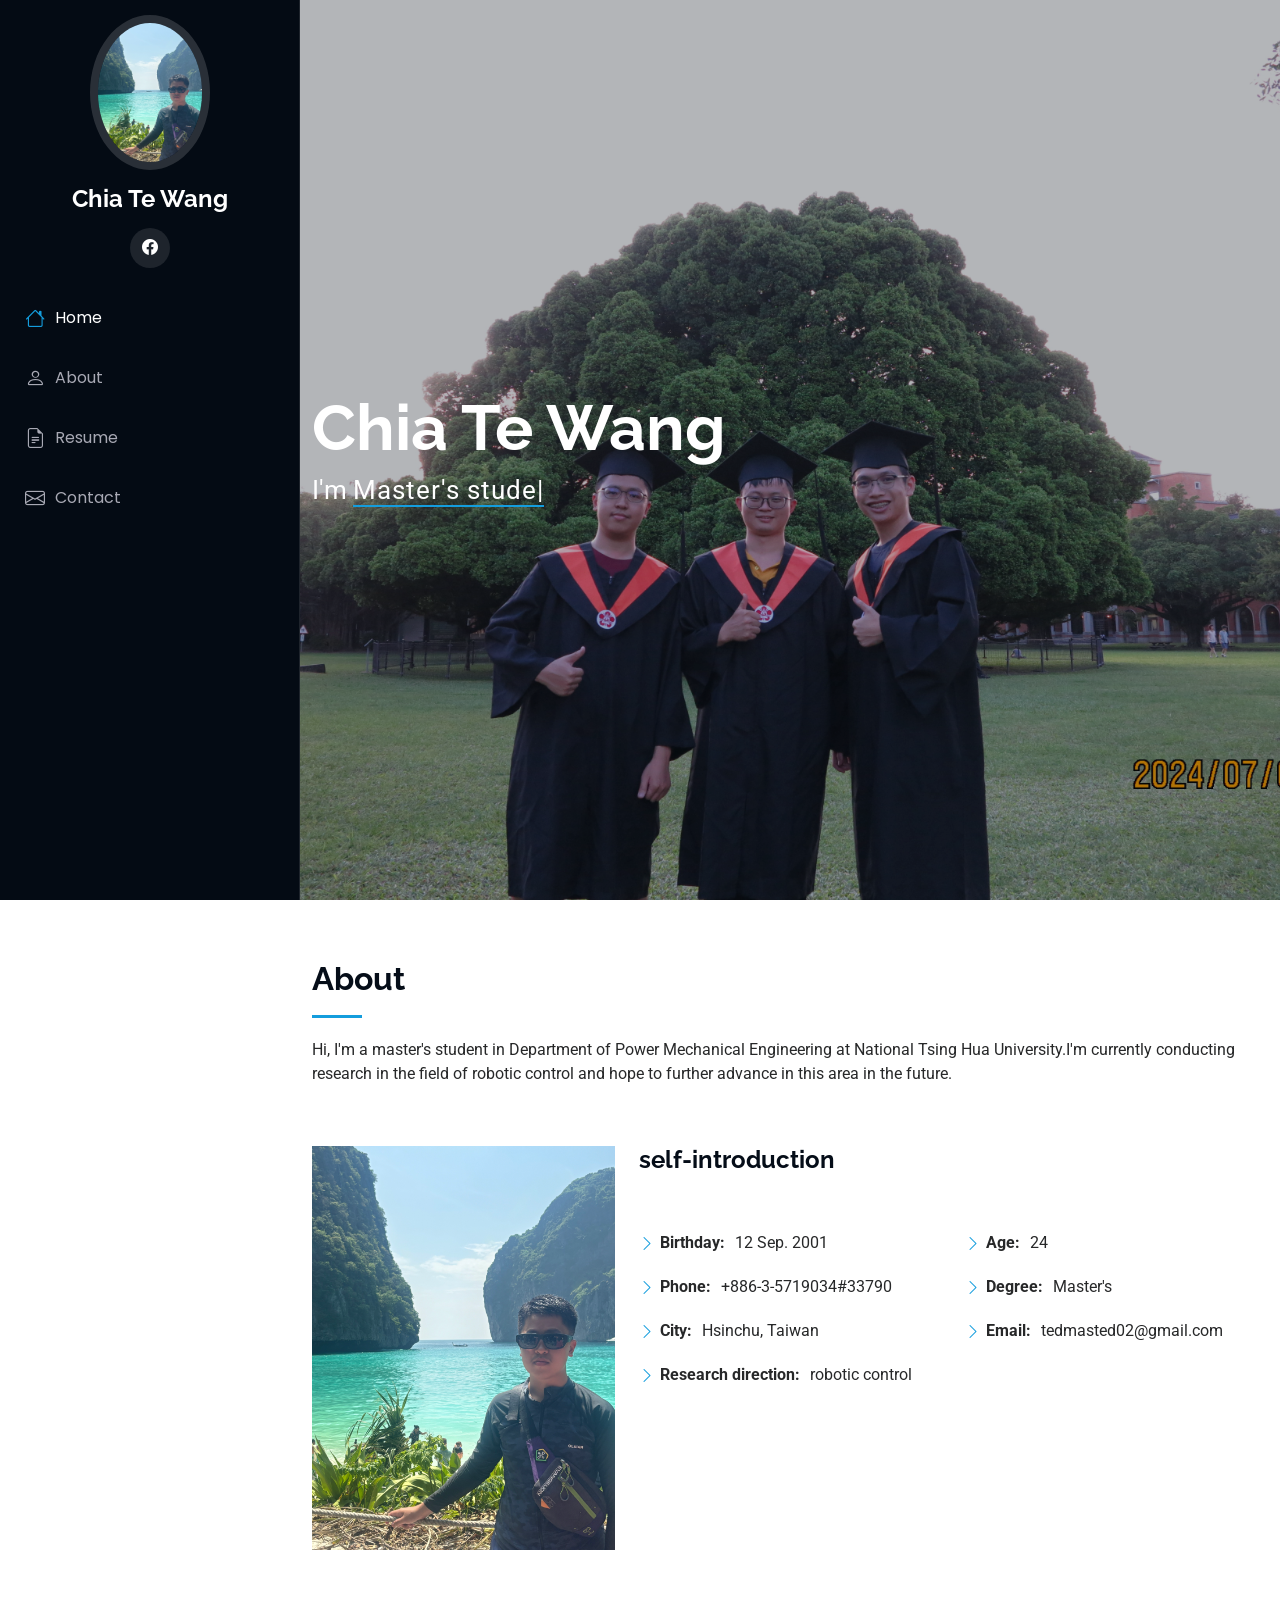
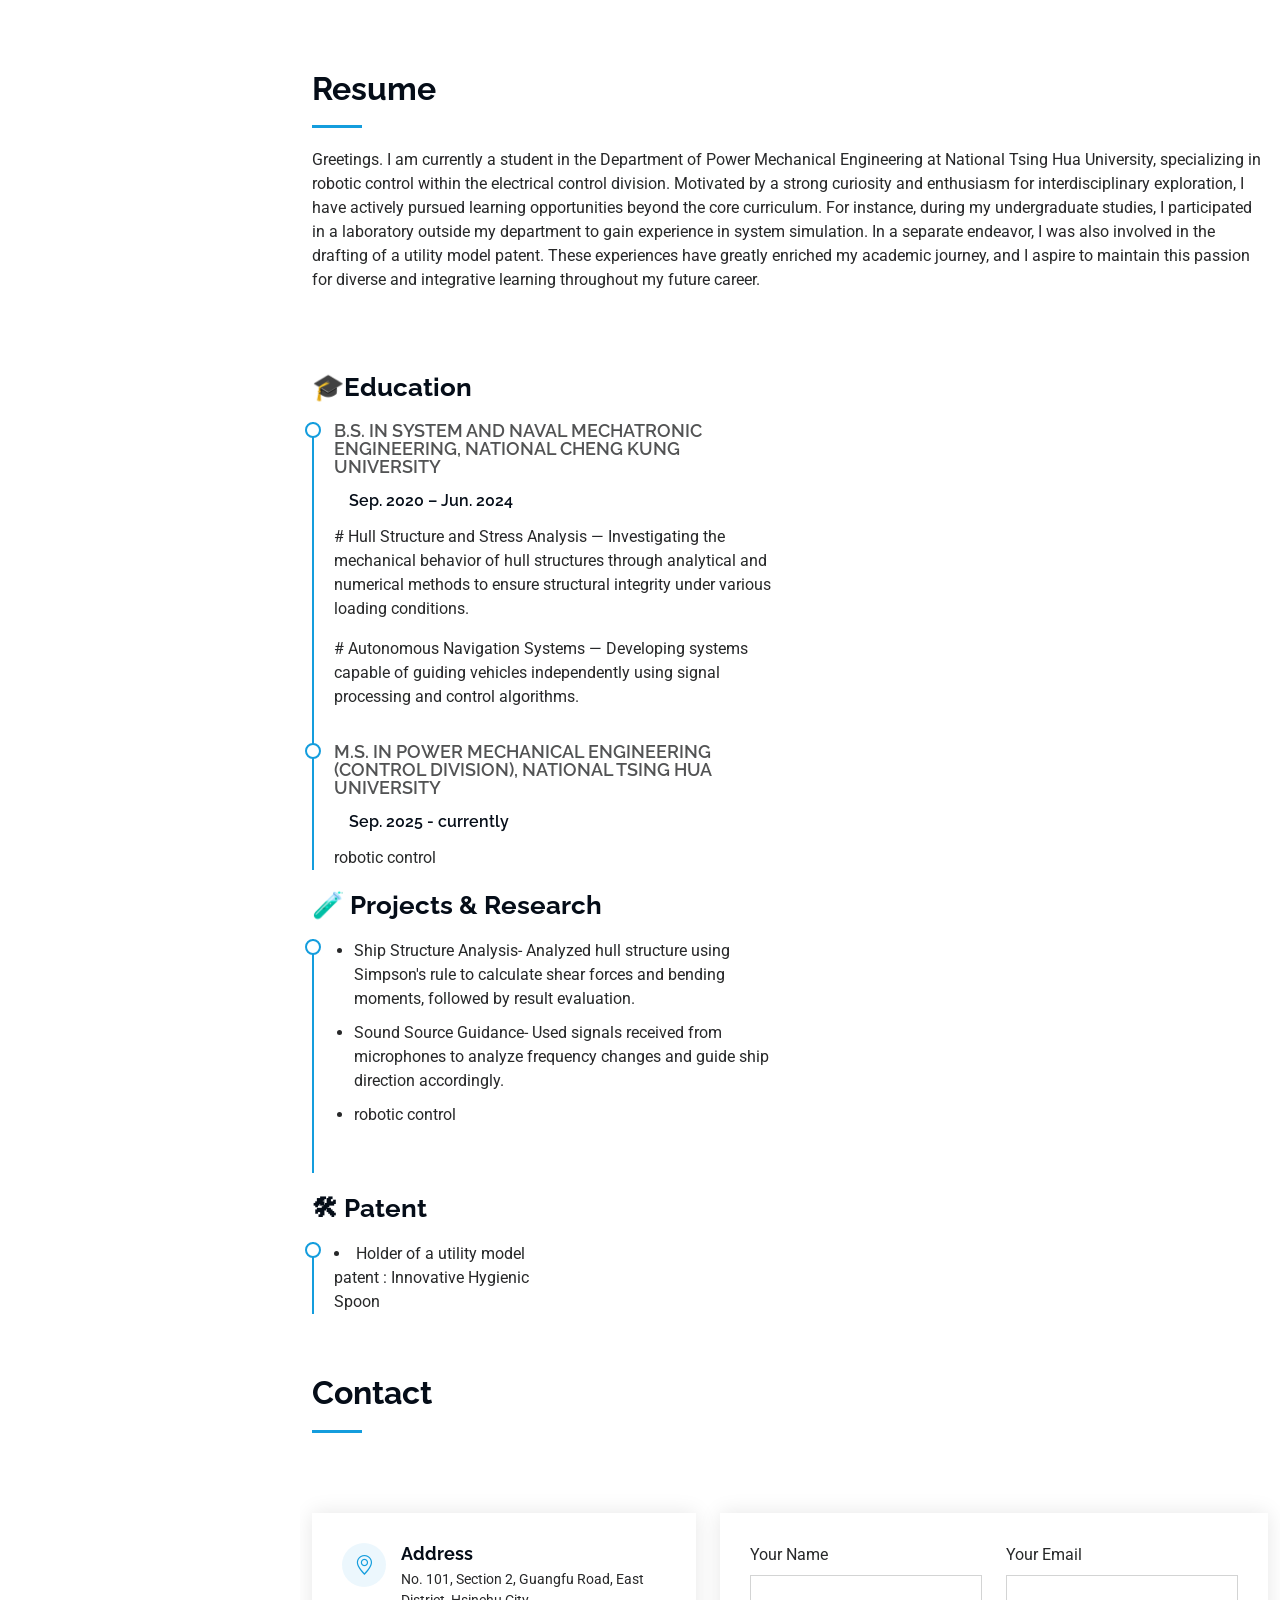
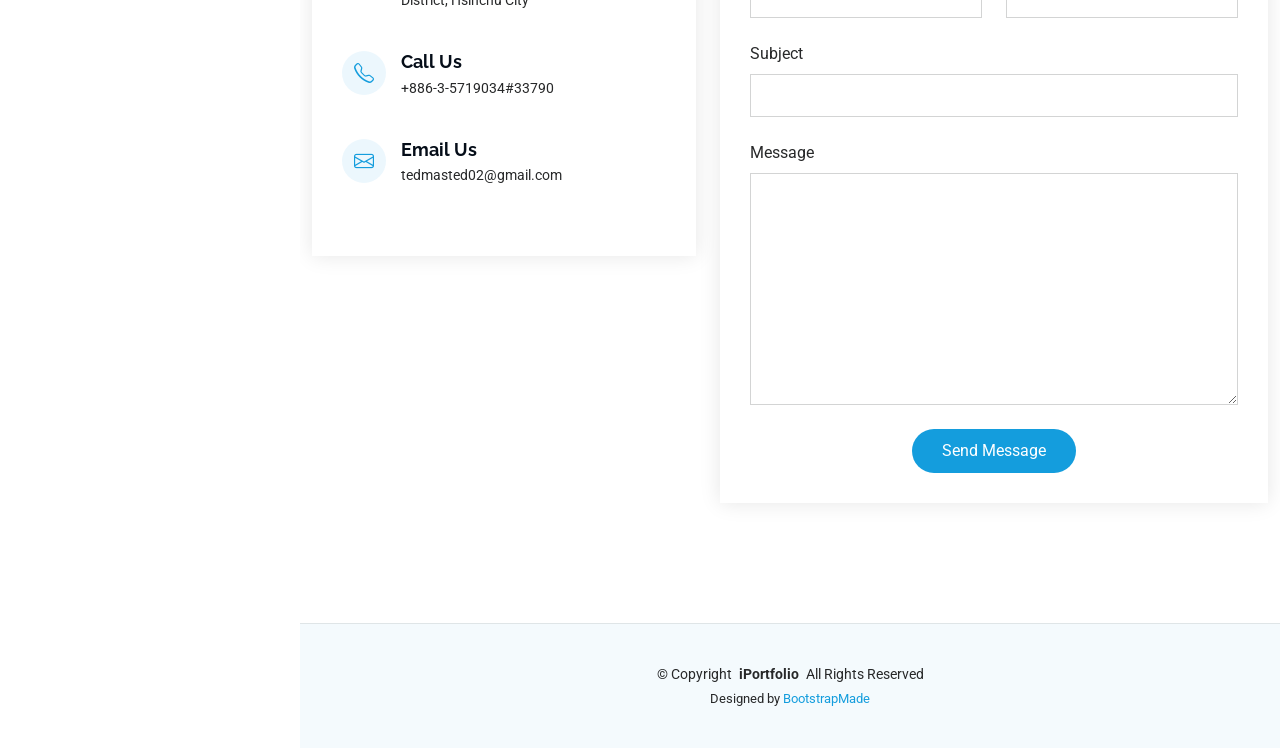
<file: index.html>
<!DOCTYPE html>
<html lang="en">

<head>
  <meta charset="utf-8">
  <meta content="width=device-width, initial-scale=1.0" name="viewport">
  <title>Index - iPortfolio Bootstrap Template</title>
  <meta content="" name="description">
  <meta content="" name="keywords">

  <!-- Favicons -->
  <link href="assets/img/ted.JPG" rel="icon">
  <link href="assets/img/ted02.jpg" rel="apple-touch-icon">

  <!-- Fonts -->
  <link href="https://fonts.googleapis.com" rel="preconnect">
  <link href="https://fonts.gstatic.com" rel="preconnect" crossorigin>
  <link href="https://fonts.googleapis.com/css2?family=Roboto:ital,wght@0,100;0,300;0,400;0,500;0,700;0,900;1,100;1,300;1,400;1,500;1,700;1,900&family=Poppins:ital,wght@0,100;0,200;0,300;0,400;0,500;0,600;0,700;0,800;0,900;1,100;1,200;1,300;1,400;1,500;1,600;1,700;1,800;1,900&family=Raleway:ital,wght@0,100;0,200;0,300;0,400;0,500;0,600;0,700;0,800;0,900;1,100;1,200;1,300;1,400;1,500;1,600;1,700;1,800;1,900&display=swap" rel="stylesheet">

  <!-- Vendor CSS Files -->
  <link href="assets/vendor/bootstrap/css/bootstrap.min.css" rel="stylesheet">
  <link href="assets/vendor/bootstrap-icons/bootstrap-icons.css" rel="stylesheet">
  <link href="assets/vendor/aos/aos.css" rel="stylesheet">
  <link href="assets/vendor/glightbox/css/glightbox.min.css" rel="stylesheet">
  <link href="assets/vendor/swiper/swiper-bundle.min.css" rel="stylesheet">

  <!-- Main CSS File -->
  <link href="assets/css/main.css" rel="stylesheet">

  <!-- =======================================================
  * Template Name: iPortfolio
  * Template URL: https://bootstrapmade.com/iportfolio-bootstrap-portfolio-websites-template/
  * Updated: Jun 29 2024 with Bootstrap v5.3.3
  * Author: BootstrapMade.com
  * License: https://bootstrapmade.com/license/
  ======================================================== -->
</head>

<body class="index-page">

  <header id="header" class="header dark-background d-flex flex-column">
    <i class="header-toggle d-xl-none bi bi-list"></i>

    <div class="profile-img">
      <img src="assets/img/ted02.jpg" alt="" class="img-fluid rounded-circle">
    </div>

    <a href="index.html" class="logo d-flex align-items-center justify-content-center">
      <!-- Uncomment the line below if you also wish to use an image logo -->
      <!-- <img src="assets/img/logo.png" alt=""> -->
      <h1 class="sitename">Chia Te Wang</h1>
    </a>

    <div class="social-links text-center">
      <a href="#" class="facebook"><i class="bi bi-facebook"></i></a>
    </div>

    <nav id="navmenu" class="navmenu">
      <ul>
        <li><a href="#hero" class="active"><i class="bi bi-house navicon"></i>Home</a></li>
        <li><a href="#about"><i class="bi bi-person navicon"></i> About</a></li>
        <li><a href="#resume"><i class="bi bi-file-earmark-text navicon"></i> Resume</a></li>
        <!-- <li><a href="#portfolio"><i class="bi bi-images navicon"></i> Portfolio</a></li> -->
         <!-- <li><a href="#services"><i class="bi bi-hdd-stack navicon"></i> Services</a></li> -->
        <!-- <li class="dropdown"><a href="#"><i class="bi bi-menu-button navicon"></i> <span>Dropdown</span> <i class="bi bi-chevron-down toggle-dropdown"></i></a> -->
          <!-- <ul> -->
            <!-- <li><a href="#">Dropdown 1</a></li> -->
            <!-- <li class="dropdown"><a href="#"><span>Deep Dropdown</span> <i class="bi bi-chevron-down toggle-dropdown"></i></a> -->
              <!-- <ul> -->
                <!-- <li><a href="#">Deep Dropdown 1</a></li>
                <li><a href="#">Deep Dropdown 2</a></li>
                <li><a href="#">Deep Dropdown 3</a></li>
                <li><a href="#">Deep Dropdown 4</a></li>
                <li><a href="#">Deep Dropdown 5</a></li> -->
              <!-- </ul> -->
            <!-- </li> -->
            <!-- <li><a href="#">Dropdown 2</a></li>
            <li><a href="#">Dropdown 3</a></li>
            <li><a href="#">Dropdown 4</a></li> -->
          <!-- </ul> -->
        <!-- </li> -->
        <li><a href="#contact"><i class="bi bi-envelope navicon"></i> Contact</a></li>
      </ul>
    </nav>

  </header>

  <main class="main">

    <!-- Hero Section -->
    <section id="hero" class="hero section dark-background">

      <img src="assets/img/ted.JPG" alt="" data-aos="fade-in" class="">

      <div class="container" data-aos="fade-up" data-aos-delay="100">
        <h2>Chia Te Wang</h2>
        <p>I'm <span class="typed" data-typed-items="Master's student">Engineer</span><span class="typed-cursor typed-cursor--blink" aria-hidden="true"></span><span class="typed-cursor typed-cursor--blink" aria-hidden="true"></span></p>
      </div>

    </section><!-- /Hero Section -->

    <!-- About Section -->
    <section id="about" class="about section">

      <!-- Section Title -->
      <div class="container section-title" data-aos="fade-up">
        <h2>About</h2>
        <p>Hi, I'm a master's student in Department of Power Mechanical Engineering at National Tsing Hua University.I'm currently conducting research in the field of robotic control and hope to further advance in this area in the future.</p>
      </div><!-- End Section Title -->

      <div class="container" data-aos="fade-up" data-aos-delay="100">

        <div class="row gy-4 justify-content-center">
          <div class="col-lg-4">
            <img src="assets/img/ted02.jpg" class="img-fluid" alt="">
          </div>
          <div class="col-lg-8 content">
            <h2>self-introduction</h2>
            <p class="fst-italic py-3">
      
            </p>
            <div class="row">
              <div class="col-lg-6">
                <ul>
                  <li><i class="bi bi-chevron-right"></i> <strong>Birthday:</strong> <span>12 Sep. 2001</span></li>
                  <li><i class="bi bi-chevron-right"></i> <strong>Phone:</strong> <span>+886-3-5719034#33790</span></li>
                  <li><i class="bi bi-chevron-right"></i> <strong>City:</strong> <span>Hsinchu, Taiwan</span></li>
                  <li><i class="bi bi-chevron-right"></i> <strong>Research direction:</strong> <span>robotic control</span></li>
                </ul>
              </div>
              <div class="col-lg-6">
                <ul>
                  <li><i class="bi bi-chevron-right"></i> <strong>Age:</strong> <span>24</span></li>
                  <li><i class="bi bi-chevron-right"></i> <strong>Degree:</strong> <span>Master's</span></li>
                  <li><i class="bi bi-chevron-right"></i> <strong>Email:</strong> <span>tedmasted02@gmail.com</span></li>
                </ul>
              </div>
            </div>
            <p class="py-3">
              
            </p>
          </div>
        </div>

      </div>

    </section><!-- /About Section -->

    <!-- Stats Section -->
    <!-- <section id="stats" class="stats section">

      <div class="container" data-aos="fade-up" data-aos-delay="100">

        <div class="row gy-4">

          <div class="col-lg-3 col-md-6"> -->
            <!-- <div class="stats-item"> -->
              <!-- <i class="bi bi-emoji-smile"></i> -->
              <!-- <span data-purecounter-start="0" data-purecounter-end="232" data-purecounter-duration="1" class="purecounter"></span> -->
              <!-- <p><strong>Happy Clients</strong> <span>consequuntur quae</span></p> -->
            <!-- </div> -->
          </div><!-- End Stats Item -->

          <!-- <div class="col-lg-3 col-md-6"> -->
            <!-- <div class="stats-item"> -->
              <!-- <i class="bi bi-journal-richtext"></i> -->
              <!-- <span data-purecounter-start="0" data-purecounter-end="521" data-purecounter-duration="1" class="purecounter"></span> -->
              <!-- <p><strong>Projects</strong> <span>adipisci atque cum quia aut</span></p> -->
            <!-- </div> -->
          </div><!-- End Stats Item -->

          <!-- <div class="col-lg-3 col-md-6"> -->
            <!-- <div class="stats-item"> -->
              <!-- <i class="bi bi-headset"></i> -->
              <!-- <span data-purecounter-start="0" data-purecounter-end="1453" data-purecounter-duration="1" class="purecounter"></span> -->
              <!-- <p><strong>Hours Of Support</strong> <span>aut commodi quaerat</span></p> -->
            <!-- </div> -->
          </div><!-- End Stats Item -->

          <!-- <div class="col-lg-3 col-md-6"> -->
            <!-- <div class="stats-item"> -->
              <!-- <i class="bi bi-people"></i> -->
              <!-- <span data-purecounter-start="0" data-purecounter-end="32" data-purecounter-duration="1" class="purecounter"></span> -->
              <!-- <p><strong>Hard Workers</strong> <span>rerum asperiores dolor</span></p> -->
            <!-- </div> -->
          </div><!-- End Stats Item -->

        </div>

      </div>

    <!-- </section>/Stats Section -->

    <!-- Skills Section -->
    <!-- <section id="skills" class="skills section light-background"> -->

      <!-- Section Title -->
      <!-- <div class="container section-title" data-aos="fade-up"> -->
        <!-- <h2>Skills</h2> -->
        <!-- <p></p> -->
      <!-- </div>End Section Title -->

      <!-- <div class="container" data-aos="fade-up" data-aos-delay="100"> -->

        <!-- <div class="row skills-content skills-animation"> -->

          <!-- <div class="col-lg-6"> -->

            <!-- <div class="progress"> -->
              <!-- <span class="skill"><span>HTML</span> <i class="val">100%</i></span> -->
              <!-- <div class="progress-bar-wrap"> -->
                <!-- <div class="progress-bar" role="progressbar" aria-valuenow="100" aria-valuemin="0" aria-valuemax="100"></div> -->
              <!-- </div> -->
            <!-- </div>End Skills Item -->

            <!-- <div class="progress"> -->
              <!-- <span class="skill"><span>CSS</span> <i class="val">90%</i></span> -->
              <!-- <div class="progress-bar-wrap"> -->
                <!-- <div class="progress-bar" role="progressbar" aria-valuenow="90" aria-valuemin="0" aria-valuemax="100"></div> -->
              <!-- </div> -->
            <!-- </div>End Skills Item -->

            <!-- <div class="progress"> -->
              <!-- <span class="skill"><span>JavaScript</span> <i class="val">75%</i></span> -->
              <!-- <div class="progress-bar-wrap"> -->
                <!-- <div class="progress-bar" role="progressbar" aria-valuenow="75" aria-valuemin="0" aria-valuemax="100"></div> -->
              <!-- </div> -->
            <!-- </div>End Skills Item -->

          <!-- </div>

          <div class="col-lg-6">

            <div class="progress">
              <span class="skill"><span>PHP</span> <i class="val">80%</i></span>
              <div class="progress-bar-wrap">
                <div class="progress-bar" role="progressbar" aria-valuenow="80" aria-valuemin="0" aria-valuemax="100"></div>
              </div>
            </div>End Skills Item -->

            <!-- <div class="progress">
              <span class="skill"><span>WordPress/CMS</span> <i class="val">90%</i></span>
              <div class="progress-bar-wrap">
                <div class="progress-bar" role="progressbar" aria-valuenow="90" aria-valuemin="0" aria-valuemax="100"></div>
              </div>
            </div>End Skills Item --> 

            <!-- <div class="progress"> -->
              <!-- <span class="skill"><span>Photoshop</span> <i class="val">55%</i></span> -->
              <!-- <div class="progress-bar-wrap"> -->
                <!-- <div class="progress-bar" role="progressbar" aria-valuenow="55" aria-valuemin="0" aria-valuemax="100"></div> -->
              <!-- </div> -->
            <!-- </div>End Skills Item -->

          <!-- </div> -->

        <!-- </div> -->

      <!-- </div> -->

    <!-- </section>/Skills Section -->

    <!-- Resume Section -->
    <section id="resume" class="resume section">

      <!-- Section Title -->
      <div class="container section-title" data-aos="fade-up">
        <h2>Resume</h2>
        <p>Greetings. I am currently a student in the Department of Power Mechanical Engineering at National Tsing Hua University, specializing in robotic control within the electrical control division. Motivated by a strong curiosity and enthusiasm for interdisciplinary exploration, I have actively pursued learning opportunities beyond the core curriculum. For instance, during my undergraduate studies, I participated in a laboratory outside my department to gain experience in system simulation. In a separate endeavor, I was also involved in the drafting of a utility model patent. These experiences have greatly enriched my academic journey, and I aspire to maintain this passion for diverse and integrative learning throughout my future career.
          <br> </p>
      </div><!-- End Section Title -->

      <div class="container">

        <div class="column">

          <div class="col-lg-6" data-aos="fade-up" data-aos-delay="100">
           
            <h3 class="resume-title">🎓Education</h3>
            <div class="resume-item">
              <h4>B.S. in System and Naval Mechatronic Engineering, National Cheng Kung University</h4>
              <h5>Sep. 2020 – Jun. 2024</h5>
              <!-- <p><em>Rochester Institute of Technology, Rochester, NY</em></p> -->
              <p># Hull Structure and Stress Analysis — Investigating the mechanical behavior of hull structures through analytical and numerical methods to ensure structural integrity under various loading conditions.</p>
              <p># Autonomous Navigation Systems — Developing systems capable of guiding vehicles independently using signal processing and control algorithms.</p>
            </div><!-- Edn Resume Item -->

            <div class="resume-item">
              <h4>M.S. in Power Mechanical Engineering (Control Division), National Tsing Hua University </h4>
              <h5>Sep. 2025 - currently</h5>
              <!-- <p><em>Rochester Institute of Technology, Rochester, NY</em></p> -->
              <p>robotic control</p>
            </div><!-- Edn Resume Item -->

          </div>

          <div class="col-lg-6" data-aos="fade-up" data-aos-delay="200">
            <h3 class="resume-title">🧪 Projects & Research</h3>
            <div class="resume-item">
              <h4></h4>
              <ul>
                <li>Ship Structure Analysis-               Analyzed hull structure using Simpson's rule to calculate shear forces and bending moments, followed by result evaluation.</li>
                <li>Sound Source Guidance-               Used signals received from microphones to analyze frequency changes and guide ship direction accordingly.</li>
                <li>robotic control</li>
                <!-- <li>Oversee the efficient use of production project budgets ranging from $2,000 - $25,000</li> -->
              </ul>
            </div><!-- Edn Resume Item -->

            <div class="col-lg-6" data-aos="fade-up" data-aos-delay="100">
            <h3 class="resume-title">🛠 Patent</h3>
            <div class="resume-item">
             <li>   Holder of a utility model patent : Innovative Hygienic Spoon</li>
            </div><!-- Edn Resume Item -->

            <!-- <div class="resume-item"> -->
              <!-- <h4>Graphic design specialist</h4> -->
              <!-- <h5>2017 - 2018</h5> -->
              <!-- <p><em>Stepping Stone Advertising, New York, NY</em></p> -->
              <!-- <ul> -->
                <!-- <li>Developed numerous marketing programs (logos, brochures,infographics, presentations, and advertisements).</li> -->
                <!-- <li>Managed up to 5 projects or tasks at a given time while under pressure</li> -->
                <!-- <li>Recommended and consulted with clients on the most appropriate graphic design</li> -->
                <!-- <li>Created 4+ design presentations and proposals a month for clients and account managers</li> -->
              <!-- </ul> -->
            </div><!-- Edn Resume Item -->

          </div>

        </div>

      </div>

    <!/section!><!-- /Resume Section -->

    <!-- Portfolio Section -->
    <!-- <section id="portfolio" class="portfolio section light-background"> -->

      <!-- Section Title -->
      <!-- <div class="container section-title" data-aos="fade-up"> -->
        <!-- <h2>Portfolio</h2> -->
        <!-- <!p>Hello! I am a graduate student in the Electrical Control Division of the Department of Power Mechanical Engineering at Tsinghua University, specializing in robotics technology development.</p> -->
      <!/div!><!-- End Section Title -->

      <!-- <div class="container"> -->

        <!-- <div class="isotope-layout" data-default-filter="*" data-layout="masonry" data-sort="original-order"> -->

          <!-- <ul class="portfolio-filters isotope-filters" data-aos="fade-up" data-aos-delay="100"> -->
            <!-- <li data-filter="*" class="filter-active">All</li> -->
            <!-- <li data-filter=".filter-app">App</li> -->
            <!-- <li data-filter=".filter-product">Product</li> -->
            <!-- <li data-filter=".filter-branding">Branding</li> -->
            <!-- <li data-filter=".filter-books">Books</li> -->
          <!-- </ul>End Portfolio Filters -->

          <!-- <div class="row gy-4 isotope-container" data-aos="fade-up" data-aos-delay="200"> -->

            <!-- <div class="col-lg-4 col-md-6 portfolio-item isotope-item filter-app"> -->
              <!-- <div class="portfolio-content h-100">
                <img src="assets/img/portfolio/app-1.jpg" class="img-fluid" alt="">
                <div class="portfolio-info"> -->
                  <!-- <h4>App 1</h4> -->
                  <!-- <p>Lorem ipsum, dolor sit amet consectetur</p> -->
                  <!--  <a href="assets/img/portfolio/app-1.jpg" title="App 1" data-gallery="portfolio-gallery-app" class="glightbox preview-link"><i class="bi bi-zoom-in"></i></a> -->
                  <!-- <a href="portfolio-details.html" title="More Details" class="details-link"><i class="bi bi-link-45deg"></i></a> -->
                <!-- </div> -->
              <!-- </div> -->
            <!-- </div>End Portfolio Item -->

            <!-- <div class="col-lg-4 col-md-6 portfolio-item isotope-item filter-product">
              <div class="portfolio-content h-100">
                <img src="assets/img/portfolio/product-1.jpg" class="img-fluid" alt="">
                <div class="portfolio-info"> -->
                  <!-- <h4>Product 1</h4> -->
                  <!-- <p>Lorem ipsum, dolor sit amet consectetur</p> -->
                  <!--  <a href="assets/img/portfolio/product-1.jpg" title="Product 1" data-gallery="portfolio-gallery-product" class="glightbox preview-link"><i class="bi bi-zoom-in"></i></a> -->
                  <!-- <a href="portfolio-details.html" title="More Details" class="details-link"><i class="bi bi-link-45deg"></i></a> -->
                <!-- </div> -->
              <!-- </div> -->
            <!-- </div>End Portfolio Item -->

            <!-- <div class="col-lg-4 col-md-6 portfolio-item isotope-item filter-branding">
              <div class="portfolio-content h-100">
                <img src="assets/img/portfolio/branding-1.jpg" class="img-fluid" alt="">
                <div class="portfolio-info"> --> 
                  <!-- <h4>Branding 1</h4> -->
                  <!-- <p>Lorem ipsum, dolor sit amet consectetur</p> -->
                  <!-- <a href="assets/img/portfolio/branding-1.jpg" title="Branding 1" data-gallery="portfolio-gallery-branding" class="glightbox preview-link"><i class="bi bi-zoom-in"></i></a>
                  <a href="portfolio-details.html" title="More Details" class="details-link"><i class="bi bi-link-45deg"></i></a> -->
                <!-- </div> -->
              <!-- </div> -->
            <!-- </div><End Portfolio Item -->

            <!-- <div class="col-lg-4 col-md-6 portfolio-item isotope-item filter-books">
              <div class="portfolio-content h-100">
                <img src="assets/img/portfolio/books-1.jpg" class="img-fluid" alt="">
                <div class="portfolio-info"> --> 
                  <!-- <h4></h4> -->
                  <!-- <p>Lorem ipsum, dolor sit amet consectetur</p> -->
                  <!-- <a href="assets/img/portfolio/books-1.jpg" title="Branding 1" data-gallery="portfolio-gallery-book" class="glightbox preview-link"><i class="bi bi-zoom-in"></i></a>
                  <a href="portfolio-details.html" title="More Details" class="details-link"><i class="bi bi-link-45deg"></i></a> -->
                <!-- </div> -->
              <!-- </div> -->
            <!-- </div>End Portfolio Item -->

            <!-- <div class="col-lg-4 col-md-6 portfolio-item isotope-item filter-app">
              <div class="portfolio-content h-100">
                <img src="assets/img/portfolio/app-2.jpg" class="img-fluid" alt="">
                <div class="portfolio-info"> -->
                  <!-- <h4>App 2</h4> -->
                  <!-- <p>Lorem ipsum, dolor sit amet consectetur</p> -->
                  <!-- <a href="assets/img/portfolio/app-2.jpg" title="App 2" data-gallery="portfolio-gallery-app" class="glightbox preview-link"><i class="bi bi-zoom-in"></i></a>
                  <a href="portfolio-details.html" title="More Details" class="details-link"><i class="bi bi-link-45deg"></i></a> -->
                <!-- </div> -->
              <!-- </div> -->
            <!-- </div>End Portfolio Item -->

            <!-- <div class="col-lg-4 col-md-6 portfolio-item isotope-item filter-product">
              <div class="portfolio-content h-100">
                <img src="assets/img/portfolio/product-2.jpg" class="img-fluid" alt="">
                <div class="portfolio-info"> -->
                  <!-- <h4>Product 2</h4> -->
                  <!-- <p>Lorem ipsum, dolor sit amet consectetur</p> -->
                  <!-- <a href="assets/img/portfolio/product-2.jpg" title="Product 2" data-gallery="portfolio-gallery-product" class="glightbox preview-link"><i class="bi bi-zoom-in"></i></a>
                  <a href="portfolio-details.html" title="More Details" class="details-link"><i class="bi bi-link-45deg"></i></a> -->
                <!-- </div> -->
              <!-- </div> -->
            <!-- </div>End Portfolio Item -->

            <!-- <div class="col-lg-4 col-md-6 portfolio-item isotope-item filter-branding">
              <div class="portfolio-content h-100">
                <img src="assets/img/portfolio/branding-2.jpg" class="img-fluid" alt="">
                <div class="portfolio-info"> -->
                  <!-- <h4>Branding 2</h4> -->
                  <!-- <p>Lorem ipsum, dolor sit amet consectetur</p> -->
                  <!-- <a href="assets/img/portfolio/branding-2.jpg" title="Branding 2" data-gallery="portfolio-gallery-branding" class="glightbox preview-link"><i class="bi bi-zoom-in"></i></a>
                  <a href="portfolio-details.html" title="More Details" class="details-link"><i class="bi bi-link-45deg"></i></a> -->
                <!-- </div> -->
              <!-- </div> -->
            <!-- </div>End Portfolio Item -->

            <!-- <div class="col-lg-4 col-md-6 portfolio-item isotope-item filter-books">
              <div class="portfolio-content h-100">
                <img src="assets/img/portfolio/books-2.jpg" class="img-fluid" alt="">
                <div class="portfolio-info"> -->
                  <!-- <h4>Books 2</h4> -->
                  <!-- <p>Lorem ipsum, dolor sit amet consectetur</p> -->
                  <!-- <a href="assets/img/portfolio/books-2.jpg" title="Branding 2" data-gallery="portfolio-gallery-book" class="glightbox preview-link"><i class="bi bi-zoom-in"></i></a>
                  <a href="portfolio-details.html" title="More Details" class="details-link"><i class="bi bi-link-45deg"></i></a> -->
                <!-- </div> -->
              <!-- </div> -->
            <!-- </div>End Portfolio Item -->

            <!-- <div class="col-lg-4 col-md-6 portfolio-item isotope-item filter-app">
              <div class="portfolio-content h-100">
                <img src="assets/img/portfolio/app-3.jpg" class="img-fluid" alt="">
                <div class="portfolio-info"> -->
                  <!-- <h4>App 3</h4> -->
                  <!-- <p>Lorem ipsum, dolor sit amet consectetur</p> -->
                  <!-- <a href="assets/img/portfolio/app-3.jpg" title="App 3" data-gallery="portfolio-gallery-app" class="glightbox preview-link"><i class="bi bi-zoom-in"></i></a>
                  <a href="portfolio-details.html" title="More Details" class="details-link"><i class="bi bi-link-45deg"></i></a> -->
                <!-- </div> -->
              <!-- </div> -->
            <!-- </div>End Portfolio Item -->

            <!-- <div class="col-lg-4 col-md-6 portfolio-item isotope-item filter-product">
              <div class="portfolio-content h-100">
                <img src="assets/img/portfolio/product-3.jpg" class="img-fluid" alt="">
                <div class="portfolio-info"> -->
                  <!-- <h4>Product 3</h4> -->
                  <!-- <p>Lorem ipsum, dolor sit amet consectetur</p> -->
                  <!-- <a href="assets/img/portfolio/product-3.jpg" title="Product 3" data-gallery="portfolio-gallery-product" class="glightbox preview-link"><i class="bi bi-zoom-in"></i></a>
                  <a href="portfolio-details.html" title="More Details" class="details-link"><i class="bi bi-link-45deg"></i></a> -->
                <!-- </div> -->
              <!-- </div> -->
            <!-- </div>End Portfolio Item -->

            <!-- <div class="col-lg-4 col-md-6 portfolio-item isotope-item filter-branding">
              <div class="portfolio-content h-100">
                <img src="assets/img/portfolio/branding-3.jpg" class="img-fluid" alt="">
                <div class="portfolio-info"> -->
                  <!-- <h4>Branding 3</h4> -->
                  <!-- <p>Lorem ipsum, dolor sit amet consectetur</p> -->
                  <!-- <a href="assets/img/portfolio/branding-3.jpg" title="Branding 2" data-gallery="portfolio-gallery-branding" class="glightbox preview-link"><i class="bi bi-zoom-in"></i></a>
                  <a href="portfolio-details.html" title="More Details" class="details-link"><i class="bi bi-link-45deg"></i></a> -->
                <!-- </div> -->
              <!-- </div> -->
            <!-- </div>End Portfolio Item -->

            <!-- <div class="col-lg-4 col-md-6 portfolio-item isotope-item filter-books">
              <div class="portfolio-content h-100">
                <img src="assets/img/portfolio/books-3.jpg" class="img-fluid" alt="">
                <div class="portfolio-info"> -->
                  <!-- <h4>Books 3</h4> -->
                  <!-- <p>Lorem ipsum, dolor sit amet consectetur</p> -->
                  <!-- <a href="assets/img/portfolio/books-3.jpg" title="Branding 3" data-gallery="portfolio-gallery-book" class="glightbox preview-link"><i class="bi bi-zoom-in"></i></a>
                  <a href="portfolio-details.html" title="More Details" class="details-link"><i class="bi bi-link-45deg"></i></a> -->
                <!-- </div> -->
              <!-- </div> -->
            <!-- </div>End Portfolio Item -->

          <!-- </div>End Portfolio Container -->

        <!-- </div> -->

      <!-- </div> -->

    <!-- </section>/Portfolio Section -->

    <!-- Services Section -->
    <!section id="services" class="services section"!>

      <!-- Section Title -->
      <!div class="container section-title" data-aos="fade-up"!>
       <!-- <h2>Services</h2>-->
        <!--  <p>Hello! I am a graduate student in the Electrical Control Division of the Department of Power Mechanical Engineering at Tsinghua University, specializing in robotics technology development.I am available to take on robotics-related projects.</p>-->
      <!/div><!-- End Section Title --!>

      <div class="container">

        <div class="row gy-4">

          <!-- <div class="col-lg-4 col-md-6 service-item d-flex" data-aos="fade-up" data-aos-delay="100"> -->
            <!-- <div class="icon flex-shrink-0"><i class="bi bi-briefcase"></i></div> -->
            <!-- <div> -->
              <!-- <h4 class="title"><a href="service-details.html" class="stretched-link">Lorem Ipsum</a></h4> -->
              <!-- <p class="description">Voluptatum deleniti atque corrupti quos dolores et quas molestias excepturi sint occaecati cupiditate non provident</p> -->
            <!-- </div> -->
          <!-- </div> -->
          <!-- End Service Item -->

          <!-- <div class="col-lg-4 col-md-6 service-item d-flex" data-aos="fade-up" data-aos-delay="200"> -->
            <!-- <div class="icon flex-shrink-0"><i class="bi bi-card-checklist"></i></div> -->
            <!-- <div> -->
              <!-- <h4 class="title"><a href="service-details.html" class="stretched-link">Dolor Sitema</a></h4> -->
              <!-- <p class="description">Minim veniam, quis nostrud exercitation ullamco laboris nisi ut aliquip ex ea commodo consequat tarad limino ata</p> -->
            <!-- </div> -->
          <!-- </div>End Service Item -->

          <!-- <div class="col-lg-4 col-md-6 service-item d-flex" data-aos="fade-up" data-aos-delay="300"> -->
            <!-- <div class="icon flex-shrink-0"><i class="bi bi-bar-chart"></i></div> -->
            <!-- <div> -->
              <!-- <h4 class="title"><a href="service-details.html" class="stretched-link">Sed ut perspiciatis</a></h4> -->
              <!-- <p class="description">Duis aute irure dolor in reprehenderit in voluptate velit esse cillum dolore eu fugiat nulla pariatur</p> -->
            <!-- </div> -->
          <!-- </div>End Service Item -->

          <!-- <div class="col-lg-4 col-md-6 service-item d-flex" data-aos="fade-up" data-aos-delay="400"> -->
            <!-- <div class="icon flex-shrink-0"><i class="bi bi-binoculars"></i></div> -->
            <!-- <div> -->
              <!-- <h4 class="title"><a href="service-details.html" class="stretched-link">Magni Dolores</a></h4> -->
              <!-- <p class="description">Excepteur sint occaecat cupidatat non proident, sunt in culpa qui officia deserunt mollit anim id est laborum</p>
            </div>
          </div>End Service Item -->

          <!-- <div class="col-lg-4 col-md-6 service-item d-flex" data-aos="fade-up" data-aos-delay="500">
            <div class="icon flex-shrink-0"><i class="bi bi-brightness-high"></i></div>
            <div> -->
              <!-- <h4 class="title"><a href="service-details.html" class="stretched-link">Nemo Enim</a></h4>
              <p class="description">At vero eos et accusamus et iusto odio dignissimos ducimus qui blanditiis praesentium voluptatum deleniti atque</p>
            </div> -->
          <!-- </div>End Service Item -->

          <!-- <div class="col-lg-4 col-md-6 service-item d-flex" data-aos="fade-up" data-aos-delay="600">
            <div class="icon flex-shrink-0"><i class="bi bi-calendar4-week"></i></div>
            <div>
              <h4 class="title"><a href="service-details.html" class="stretched-link">Eiusmod Tempor</a></h4>
              <p class="description">Et harum quidem rerum facilis est et expedita distinctio. Nam libero tempore, cum soluta nobis est eligendi</p>
            </div>
          </div>End Service Item -->

        <!-- </div> -->

      <!-- </div> -->

    <!-- </section>/Services Section -->

    <!-- Testimonials Section -->
    <!-- <section id="testimonials" class="testimonials section light-background"> -->

      <!-- Section Title -->
      <!-- <div class="container section-title" data-aos="fade-up">
        <h2>Testimonials</h2>
        <p>Necessitatibus eius consequatur ex aliquid fuga eum quidem sint consectetur velit</p>
      </div> End Section Title -->

      <!-- <div class="container" data-aos="fade-up" data-aos-delay="100">

        <div class="swiper init-swiper">
          <script type="application/json" class="swiper-config"> -->
            <!-- {
              "loop": true,
              "speed": 600,
              "autoplay": {
                "delay": 5000
              },
              "slidesPerView": "auto",
              "pagination": {
                "el": ".swiper-pagination",
                "type": "bullets",
                "clickable": true
              },
              "breakpoints": {
                "320": {
                  "slidesPerView": 1,
                  "spaceBetween": 40
                },
                "1200": {
                  "slidesPerView": 3,
                  "spaceBetween": 1
                }
              }
            }
          </script>
          <div class="swiper-wrapper">

            <div class="swiper-slide">
              <div class="testimonial-item">
                <p>
                  <i class="bi bi-quote quote-icon-left"></i>
                  <span>Proin iaculis purus consequat sem cure digni ssim donec porttitora entum suscipit rhoncus. Accusantium quam, ultricies eget id, aliquam eget nibh et. Maecen aliquam, risus at semper.</span>
                  <i class="bi bi-quote quote-icon-right"></i>
                </p>
                <img src="assets/img/testimonials/testimonials-1.jpg" class="testimonial-img" alt="">
                <h3>Saul Goodman</h3>
                <h4>Ceo &amp; Founder</h4>
              </div>
            </div>End testimonial item -->

            <!-- <div class="swiper-slide">
              <div class="testimonial-item">
                <p>
                  <i class="bi bi-quote quote-icon-left"></i>
                  <span>Export tempor illum tamen malis malis eram quae irure esse labore quem cillum quid malis quorum velit fore eram velit sunt aliqua noster fugiat irure amet legam anim culpa.</span>
                  <i class="bi bi-quote quote-icon-right"></i>
                </p>
                <img src="assets/img/testimonials/testimonials-2.jpg" class="testimonial-img" alt="">
                <h3>Sara Wilsson</h3>
                <h4>Designer</h4>
              </div>
            </div>End testimonial item -->

            <!-- <div class="swiper-slide">
              <div class="testimonial-item">
                <p>
                  <i class="bi bi-quote quote-icon-left"></i>
                  <span>Enim nisi quem export duis labore cillum quae magna enim sint quorum nulla quem veniam duis minim tempor labore quem eram duis noster aute amet eram fore quis sint minim.</span>
                  <i class="bi bi-quote quote-icon-right"></i>
                </p>
                <img src="assets/img/testimonials/testimonials-3.jpg" class="testimonial-img" alt="">
                <h3>Jena Karlis</h3>
                <h4>Store Owner</h4>
              </div>
            </div>End testimonial item -->

            <!-- <div class="swiper-slide">
              <div class="testimonial-item">
                <p>
                  <i class="bi bi-quote quote-icon-left"></i>
                  <span>Fugiat enim eram quae cillum dolore dolor amet nulla culpa multos export minim fugiat dolor enim duis veniam ipsum anim magna sunt elit fore quem dolore labore illum veniam.</span>
                  <i class="bi bi-quote quote-icon-right"></i>
                </p>
                <img src="assets/img/testimonials/testimonials-4.jpg" class="testimonial-img" alt="">
                <h3>Matt Brandon</h3>
                <h4>Freelancer</h4>
              </div>
            </div>End testimonial item -->

            <!-- <div class="swiper-slide">
              <div class="testimonial-item">
                <p>
                  <i class="bi bi-quote quote-icon-left"></i>
                  <span>Quis quorum aliqua sint quem legam fore sunt eram irure aliqua veniam tempor noster veniam sunt culpa nulla illum cillum fugiat legam esse veniam culpa fore nisi cillum quid.</span>
                  <i class="bi bi-quote quote-icon-right"></i>
                </p>
                <img src="assets/img/testimonials/testimonials-5.jpg" class="testimonial-img" alt="">
                <h3>John Larson</h3>
                <h4>Entrepreneur</h4>
              </div>
            </div>End testimonial item -->

          <!-- </div>
          <div class="swiper-pagination"></div>
        </div>

      </div>

    </section>/Testimonials Section -->

    <!-- Contact Section -->
    <section id="contact" class="contact section">

      <!-- Section Title -->
      <div class="container section-title" data-aos="fade-up">
        <h2>Contact</h2>
        <!-- <p>Necessitatibus eius consequatur ex aliquid fuga eum quidem sint consectetur velit</p> -->
      </div><!-- End Section Title -->

      <div class="container" data-aos="fade-up" data-aos-delay="100">

        <div class="row gy-4">

          <div class="col-lg-5">

            <div class="info-wrap">
              <div class="info-item d-flex" data-aos="fade-up" data-aos-delay="200">
                <i class="bi bi-geo-alt flex-shrink-0"></i>
                <div>
                  <h3>Address</h3>
                  <p>No. 101, Section 2, Guangfu Road, East District, Hsinchu City</p>
                </div>
              </div><!-- End Info Item -->

              <div class="info-item d-flex" data-aos="fade-up" data-aos-delay="300">
                <i class="bi bi-telephone flex-shrink-0"></i>
                <div>
                  <h3>Call Us</h3>
                  <p>+886-3-5719034#33790</p>
                </div>
              </div><!-- End Info Item -->

              <div class="info-item d-flex" data-aos="fade-up" data-aos-delay="400">
                <i class="bi bi-envelope flex-shrink-0"></i>
                <div>
                  <h3>Email Us</h3>
                  <p>tedmasted02@gmail.com</p>
                </div>
              </div><!-- End Info Item -->

              <!-- <iframe src="https://maps.app.goo.gl/8qezK46RsV6quUDH9?g_st=com.google.maps.preview.copy" frameborder="0" style="border:0; width: 100%; height: 270px;" allowfullscreen="" loading="lazy" referrerpolicy="no-referrer-when-downgrade"></iframe> -->
            </div>
          </div>

          <div class="col-lg-7">
            <form action="forms/contact.php" method="post" class="php-email-form" data-aos="fade-up" data-aos-delay="200">
              <div class="row gy-4">

                <div class="col-md-6">
                  <label for="name-field" class="pb-2">Your Name</label>
                  <input type="text" name="name" id="name-field" class="form-control" required="">
                </div>

                <div class="col-md-6">
                  <label for="email-field" class="pb-2">Your Email</label>
                  <input type="email" class="form-control" name="email" id="email-field" required="">
                </div>

                <div class="col-md-12">
                  <label for="subject-field" class="pb-2">Subject</label>
                  <input type="text" class="form-control" name="subject" id="subject-field" required="">
                </div>

                <div class="col-md-12">
                  <label for="message-field" class="pb-2">Message</label>
                  <textarea class="form-control" name="message" rows="10" id="message-field" required=""></textarea>
                </div>

                <div class="col-md-12 text-center">
                  <div class="loading">Loading</div>
                  <div class="error-message"></div>
                  <div class="sent-message">Your message has been sent. Thank you!</div>

                  <button type="submit">Send Message</button>
                </div>

              </div>
            </form>
          </div><!-- End Contact Form -->

        </div>

      </div>

    </section><!-- /Contact Section -->

  </main>

  <footer id="footer" class="footer position-relative light-background">

    <div class="container">
      <div class="copyright text-center ">
        <p>© <span>Copyright</span> <strong class="px-1 sitename">iPortfolio</strong> <span>All Rights Reserved</span></p>
      </div>
      <div class="credits">
        <!-- All the links in the footer should remain intact. -->
        <!-- You can delete the links only if you've purchased the pro version. -->
        <!-- Licensing information: https://bootstrapmade.com/license/ -->
        <!-- Purchase the pro version with working PHP/AJAX contact form: [buy-url] -->
        Designed by <a href="https://bootstrapmade.com/">BootstrapMade</a>
      </div>
    </div>

  </footer>

  <!-- Scroll Top -->
  <a href="#" id="scroll-top" class="scroll-top d-flex align-items-center justify-content-center"><i class="bi bi-arrow-up-short"></i></a>

  <!-- Preloader -->
  <div id="preloader"></div>

  <!-- Vendor JS Files -->
  <script src="assets/vendor/bootstrap/js/bootstrap.bundle.min.js"></script>
  <script src="assets/vendor/php-email-form/validate.js"></script>
  <script src="assets/vendor/aos/aos.js"></script>
  <script src="assets/vendor/typed.js/typed.umd.js"></script>
  <script src="assets/vendor/purecounter/purecounter_vanilla.js"></script>
  <script src="assets/vendor/waypoints/noframework.waypoints.js"></script>
  <script src="assets/vendor/glightbox/js/glightbox.min.js"></script>
  <script src="assets/vendor/imagesloaded/imagesloaded.pkgd.min.js"></script>
  <script src="assets/vendor/isotope-layout/isotope.pkgd.min.js"></script>
  <script src="assets/vendor/swiper/swiper-bundle.min.js"></script>

  <!-- Main JS File -->
  <script src="assets/js/main.js"></script>

</body>

</html>
</file>
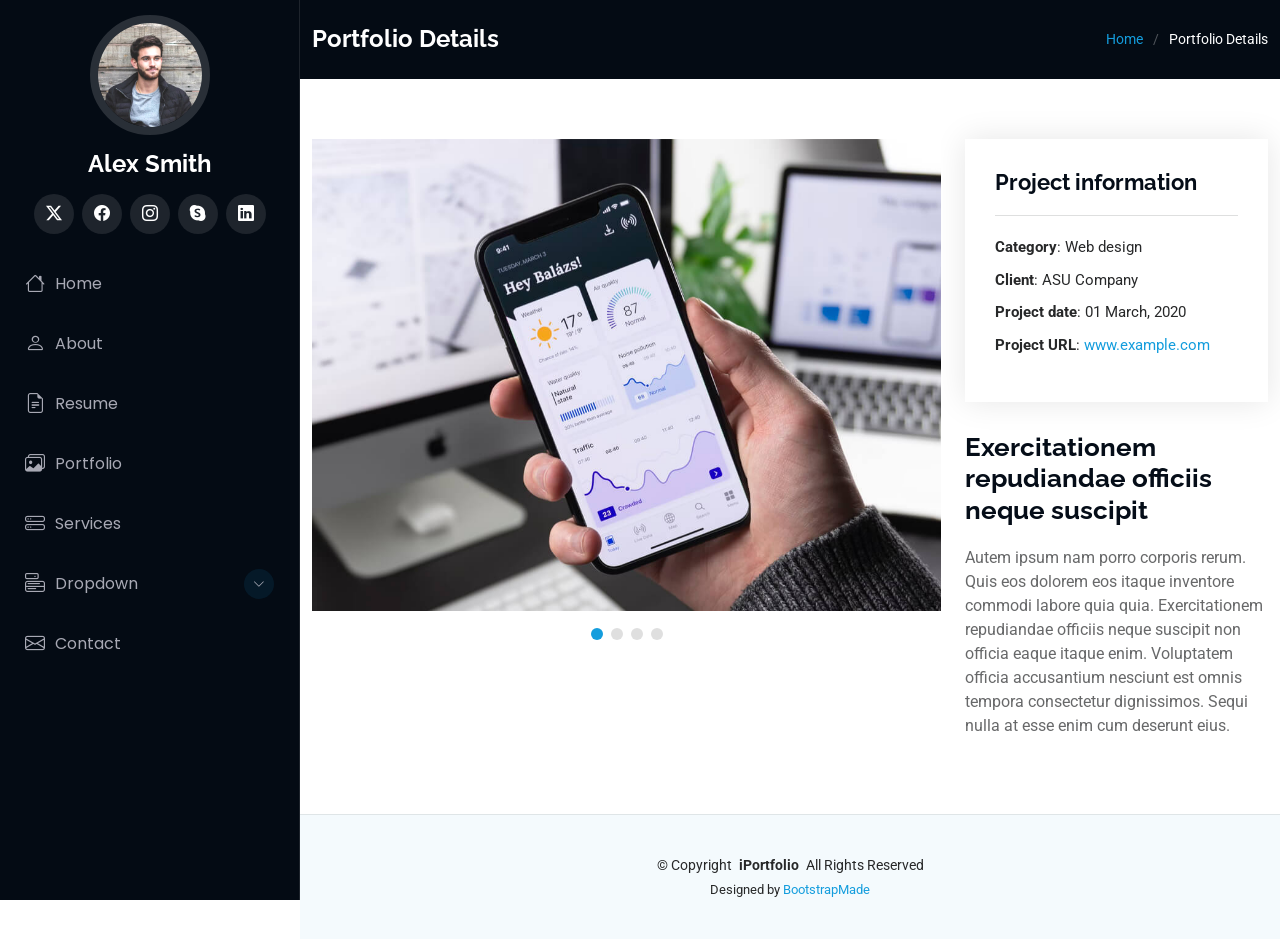
<file: portfolio-details.html>
<!DOCTYPE html>
<html lang="en">

<head>
  <meta charset="utf-8">
  <meta content="width=device-width, initial-scale=1.0" name="viewport">
  <title>Portfolio Details - iPortfolio Bootstrap Template</title>
  <meta content="" name="description">
  <meta content="" name="keywords">

  <!-- Favicons -->
  <link href="assets/img/favicon.png" rel="icon">
  <link href="assets/img/apple-touch-icon.png" rel="apple-touch-icon">

  <!-- Fonts -->
  <link href="https://fonts.googleapis.com" rel="preconnect">
  <link href="https://fonts.gstatic.com" rel="preconnect" crossorigin>
  <link href="https://fonts.googleapis.com/css2?family=Roboto:ital,wght@0,100;0,300;0,400;0,500;0,700;0,900;1,100;1,300;1,400;1,500;1,700;1,900&family=Poppins:ital,wght@0,100;0,200;0,300;0,400;0,500;0,600;0,700;0,800;0,900;1,100;1,200;1,300;1,400;1,500;1,600;1,700;1,800;1,900&family=Raleway:ital,wght@0,100;0,200;0,300;0,400;0,500;0,600;0,700;0,800;0,900;1,100;1,200;1,300;1,400;1,500;1,600;1,700;1,800;1,900&display=swap" rel="stylesheet">

  <!-- Vendor CSS Files -->
  <link href="assets/vendor/bootstrap/css/bootstrap.min.css" rel="stylesheet">
  <link href="assets/vendor/bootstrap-icons/bootstrap-icons.css" rel="stylesheet">
  <link href="assets/vendor/aos/aos.css" rel="stylesheet">
  <link href="assets/vendor/glightbox/css/glightbox.min.css" rel="stylesheet">
  <link href="assets/vendor/swiper/swiper-bundle.min.css" rel="stylesheet">

  <!-- Main CSS File -->
  <link href="assets/css/main.css" rel="stylesheet">

  <!-- =======================================================
  * Template Name: iPortfolio
  * Template URL: https://bootstrapmade.com/iportfolio-bootstrap-portfolio-websites-template/
  * Updated: Jun 29 2024 with Bootstrap v5.3.3
  * Author: BootstrapMade.com
  * License: https://bootstrapmade.com/license/
  ======================================================== -->
</head>

<body class="portfolio-details-page">

  <header id="header" class="header dark-background d-flex flex-column">
    <i class="header-toggle d-xl-none bi bi-list"></i>

    <div class="profile-img">
      <img src="assets/img/my-profile-img.jpg" alt="" class="img-fluid rounded-circle">
    </div>

    <a href="index.html" class="logo d-flex align-items-center justify-content-center">
      <!-- Uncomment the line below if you also wish to use an image logo -->
      <!-- <img src="assets/img/logo.png" alt=""> -->
      <h1 class="sitename">Alex Smith</h1>
    </a>

    <div class="social-links text-center">
      <a href="#" class="twitter"><i class="bi bi-twitter-x"></i></a>
      <a href="#" class="facebook"><i class="bi bi-facebook"></i></a>
      <a href="#" class="instagram"><i class="bi bi-instagram"></i></a>
      <a href="#" class="google-plus"><i class="bi bi-skype"></i></a>
      <a href="#" class="linkedin"><i class="bi bi-linkedin"></i></a>
    </div>

    <nav id="navmenu" class="navmenu">
      <ul>
        <li><a href="#hero"><i class="bi bi-house navicon"></i>Home</a></li>
        <li><a href="#about"><i class="bi bi-person navicon"></i> About</a></li>
        <li><a href="#resume"><i class="bi bi-file-earmark-text navicon"></i> Resume</a></li>
        <li><a href="#portfolio"><i class="bi bi-images navicon"></i> Portfolio</a></li>
        <li><a href="#services"><i class="bi bi-hdd-stack navicon"></i> Services</a></li>
        <li class="dropdown"><a href="#"><i class="bi bi-menu-button navicon"></i> <span>Dropdown</span> <i class="bi bi-chevron-down toggle-dropdown"></i></a>
          <ul>
            <li><a href="#">Dropdown 1</a></li>
            <li class="dropdown"><a href="#"><span>Deep Dropdown</span> <i class="bi bi-chevron-down toggle-dropdown"></i></a>
              <ul>
                <li><a href="#">Deep Dropdown 1</a></li>
                <li><a href="#">Deep Dropdown 2</a></li>
                <li><a href="#">Deep Dropdown 3</a></li>
                <li><a href="#">Deep Dropdown 4</a></li>
                <li><a href="#">Deep Dropdown 5</a></li>
              </ul>
            </li>
            <li><a href="#">Dropdown 2</a></li>
            <li><a href="#">Dropdown 3</a></li>
            <li><a href="#">Dropdown 4</a></li>
          </ul>
        </li>
        <li><a href="#contact"><i class="bi bi-envelope navicon"></i> Contact</a></li>
      </ul>
    </nav>

  </header>

  <main class="main">

    <!-- Page Title -->
    <div class="page-title dark-background">
      <div class="container d-lg-flex justify-content-between align-items-center">
        <h1 class="mb-2 mb-lg-0">Portfolio Details</h1>
        <nav class="breadcrumbs">
          <ol>
            <li><a href="index.html">Home</a></li>
            <li class="current">Portfolio Details</li>
          </ol>
        </nav>
      </div>
    </div><!-- End Page Title -->

    <!-- Portfolio Details Section -->
    <section id="portfolio-details" class="portfolio-details section">

      <div class="container" data-aos="fade-up" data-aos-delay="100">

        <div class="row gy-4">

          <div class="col-lg-8">
            <div class="portfolio-details-slider swiper init-swiper">

              <script type="application/json" class="swiper-config">
                {
                  "loop": true,
                  "speed": 600,
                  "autoplay": {
                    "delay": 5000
                  },
                  "slidesPerView": "auto",
                  "pagination": {
                    "el": ".swiper-pagination",
                    "type": "bullets",
                    "clickable": true
                  }
                }
              </script>

              <div class="swiper-wrapper align-items-center">

                <div class="swiper-slide">
                  <img src="assets/img/portfolio/app-1.jpg" alt="">
                </div>

                <div class="swiper-slide">
                  <img src="assets/img/portfolio/product-1.jpg" alt="">
                </div>

                <div class="swiper-slide">
                  <img src="assets/img/portfolio/branding-1.jpg" alt="">
                </div>

                <div class="swiper-slide">
                  <img src="assets/img/portfolio/books-1.jpg" alt="">
                </div>

              </div>
              <div class="swiper-pagination"></div>
            </div>
          </div>

          <div class="col-lg-4">
            <div class="portfolio-info" data-aos="fade-up" data-aos-delay="200">
              <h3>Project information</h3>
              <ul>
                <li><strong>Category</strong>: Web design</li>
                <li><strong>Client</strong>: ASU Company</li>
                <li><strong>Project date</strong>: 01 March, 2020</li>
                <li><strong>Project URL</strong>: <a href="#">www.example.com</a></li>
              </ul>
            </div>
            <div class="portfolio-description" data-aos="fade-up" data-aos-delay="300">
              <h2>Exercitationem repudiandae officiis neque suscipit</h2>
              <p>
                Autem ipsum nam porro corporis rerum. Quis eos dolorem eos itaque inventore commodi labore quia quia. Exercitationem repudiandae officiis neque suscipit non officia eaque itaque enim. Voluptatem officia accusantium nesciunt est omnis tempora consectetur dignissimos. Sequi nulla at esse enim cum deserunt eius.
              </p>
            </div>
          </div>

        </div>

      </div>

    </section><!-- /Portfolio Details Section -->

  </main>

  <footer id="footer" class="footer position-relative light-background">

    <div class="container">
      <div class="copyright text-center ">
        <p>© <span>Copyright</span> <strong class="px-1 sitename">iPortfolio</strong> <span>All Rights Reserved</span></p>
      </div>
      <div class="credits">
        <!-- All the links in the footer should remain intact. -->
        <!-- You can delete the links only if you've purchased the pro version. -->
        <!-- Licensing information: https://bootstrapmade.com/license/ -->
        <!-- Purchase the pro version with working PHP/AJAX contact form: [buy-url] -->
        Designed by <a href="https://bootstrapmade.com/">BootstrapMade</a>
      </div>
    </div>

  </footer>

  <!-- Scroll Top -->
  <a href="#" id="scroll-top" class="scroll-top d-flex align-items-center justify-content-center"><i class="bi bi-arrow-up-short"></i></a>

  <!-- Preloader -->
  <div id="preloader"></div>

  <!-- Vendor JS Files -->
  <script src="assets/vendor/bootstrap/js/bootstrap.bundle.min.js"></script>
  <script src="assets/vendor/php-email-form/validate.js"></script>
  <script src="assets/vendor/aos/aos.js"></script>
  <script src="assets/vendor/typed.js/typed.umd.js"></script>
  <script src="assets/vendor/purecounter/purecounter_vanilla.js"></script>
  <script src="assets/vendor/waypoints/noframework.waypoints.js"></script>
  <script src="assets/vendor/glightbox/js/glightbox.min.js"></script>
  <script src="assets/vendor/imagesloaded/imagesloaded.pkgd.min.js"></script>
  <script src="assets/vendor/isotope-layout/isotope.pkgd.min.js"></script>
  <script src="assets/vendor/swiper/swiper-bundle.min.js"></script>

  <!-- Main JS File -->
  <script src="assets/js/main.js"></script>

</body>

</html>
</file>
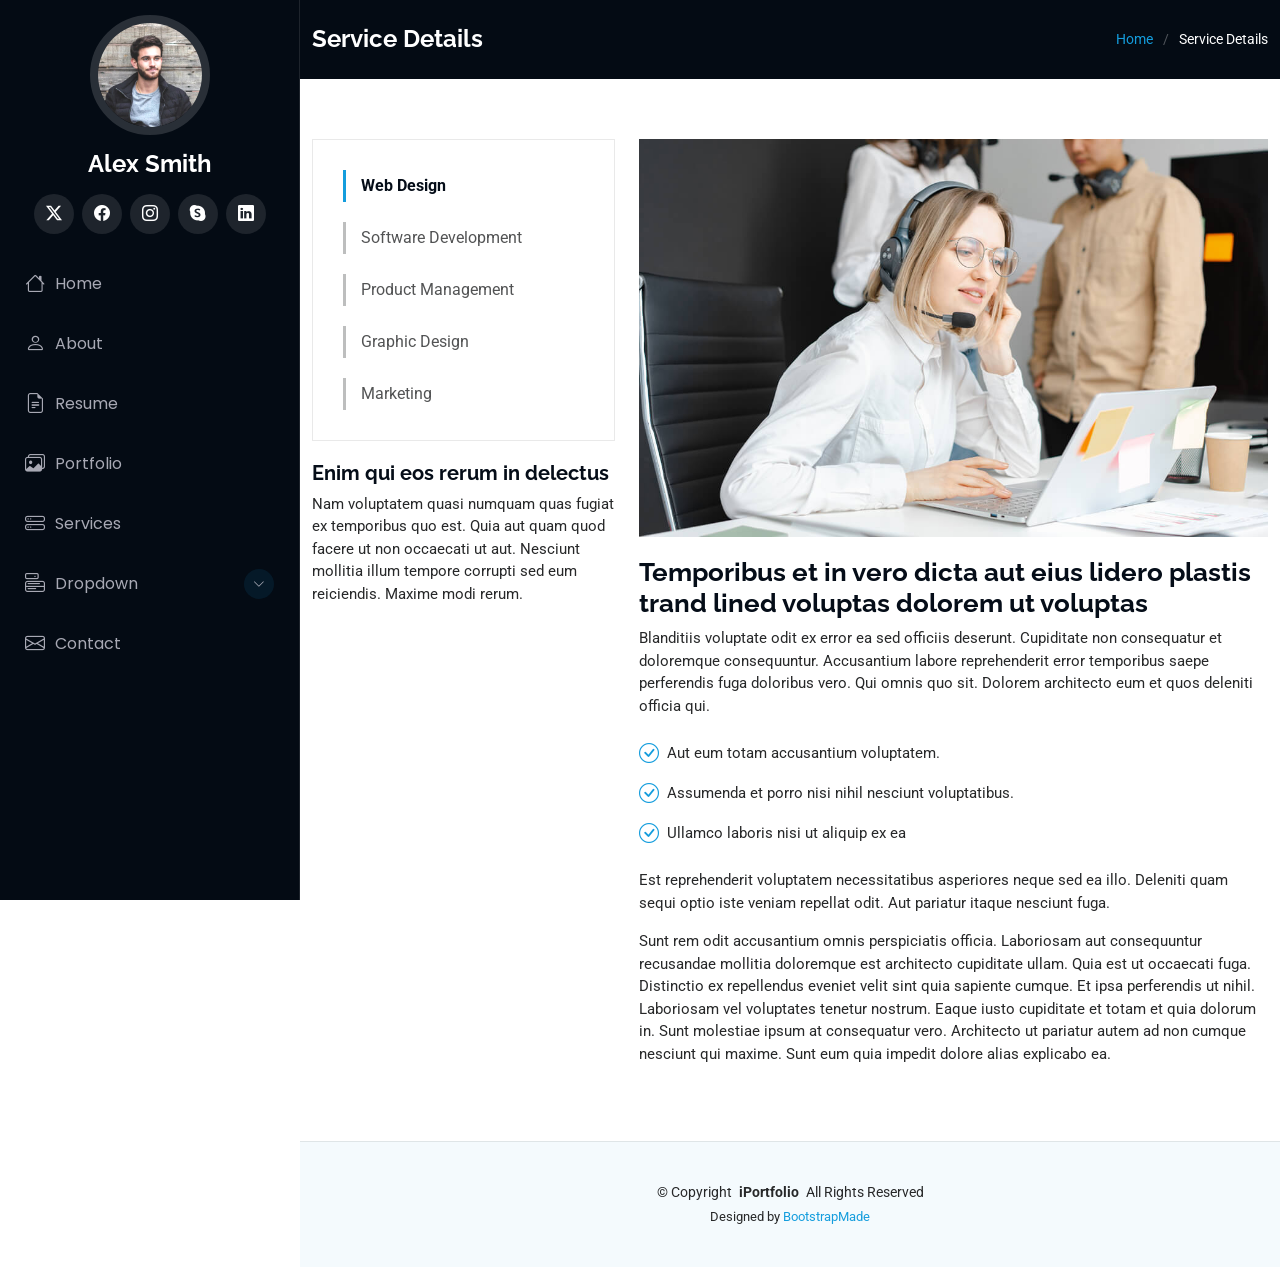
<file: service-details.html>
<!DOCTYPE html>
<html lang="en">

<head>
  <meta charset="utf-8">
  <meta content="width=device-width, initial-scale=1.0" name="viewport">
  <title>Service Details - iPortfolio Bootstrap Template</title>
  <meta content="" name="description">
  <meta content="" name="keywords">

  <!-- Favicons -->
  <link href="assets/img/favicon.png" rel="icon">
  <link href="assets/img/apple-touch-icon.png" rel="apple-touch-icon">

  <!-- Fonts -->
  <link href="https://fonts.googleapis.com" rel="preconnect">
  <link href="https://fonts.gstatic.com" rel="preconnect" crossorigin>
  <link href="https://fonts.googleapis.com/css2?family=Roboto:ital,wght@0,100;0,300;0,400;0,500;0,700;0,900;1,100;1,300;1,400;1,500;1,700;1,900&family=Poppins:ital,wght@0,100;0,200;0,300;0,400;0,500;0,600;0,700;0,800;0,900;1,100;1,200;1,300;1,400;1,500;1,600;1,700;1,800;1,900&family=Raleway:ital,wght@0,100;0,200;0,300;0,400;0,500;0,600;0,700;0,800;0,900;1,100;1,200;1,300;1,400;1,500;1,600;1,700;1,800;1,900&display=swap" rel="stylesheet">

  <!-- Vendor CSS Files -->
  <link href="assets/vendor/bootstrap/css/bootstrap.min.css" rel="stylesheet">
  <link href="assets/vendor/bootstrap-icons/bootstrap-icons.css" rel="stylesheet">
  <link href="assets/vendor/aos/aos.css" rel="stylesheet">
  <link href="assets/vendor/glightbox/css/glightbox.min.css" rel="stylesheet">
  <link href="assets/vendor/swiper/swiper-bundle.min.css" rel="stylesheet">

  <!-- Main CSS File -->
  <link href="assets/css/main.css" rel="stylesheet">

  <!-- =======================================================
  * Template Name: iPortfolio
  * Template URL: https://bootstrapmade.com/iportfolio-bootstrap-portfolio-websites-template/
  * Updated: Jun 29 2024 with Bootstrap v5.3.3
  * Author: BootstrapMade.com
  * License: https://bootstrapmade.com/license/
  ======================================================== -->
</head>

<body class="service-details-page">

  <header id="header" class="header dark-background d-flex flex-column">
    <i class="header-toggle d-xl-none bi bi-list"></i>

    <div class="profile-img">
      <img src="assets/img/my-profile-img.jpg" alt="" class="img-fluid rounded-circle">
    </div>

    <a href="index.html" class="logo d-flex align-items-center justify-content-center">
      <!-- Uncomment the line below if you also wish to use an image logo -->
      <!-- <img src="assets/img/logo.png" alt=""> -->
      <h1 class="sitename">Alex Smith</h1>
    </a>

    <div class="social-links text-center">
      <a href="#" class="twitter"><i class="bi bi-twitter-x"></i></a>
      <a href="#" class="facebook"><i class="bi bi-facebook"></i></a>
      <a href="#" class="instagram"><i class="bi bi-instagram"></i></a>
      <a href="#" class="google-plus"><i class="bi bi-skype"></i></a>
      <a href="#" class="linkedin"><i class="bi bi-linkedin"></i></a>
    </div>

    <nav id="navmenu" class="navmenu">
      <ul>
        <li><a href="#hero"><i class="bi bi-house navicon"></i>Home</a></li>
        <li><a href="#about"><i class="bi bi-person navicon"></i> About</a></li>
        <li><a href="#resume"><i class="bi bi-file-earmark-text navicon"></i> Resume</a></li>
        <li><a href="#portfolio"><i class="bi bi-images navicon"></i> Portfolio</a></li>
        <li><a href="#services"><i class="bi bi-hdd-stack navicon"></i> Services</a></li>
        <li class="dropdown"><a href="#"><i class="bi bi-menu-button navicon"></i> <span>Dropdown</span> <i class="bi bi-chevron-down toggle-dropdown"></i></a>
          <ul>
            <li><a href="#">Dropdown 1</a></li>
            <li class="dropdown"><a href="#"><span>Deep Dropdown</span> <i class="bi bi-chevron-down toggle-dropdown"></i></a>
              <ul>
                <li><a href="#">Deep Dropdown 1</a></li>
                <li><a href="#">Deep Dropdown 2</a></li>
                <li><a href="#">Deep Dropdown 3</a></li>
                <li><a href="#">Deep Dropdown 4</a></li>
                <li><a href="#">Deep Dropdown 5</a></li>
              </ul>
            </li>
            <li><a href="#">Dropdown 2</a></li>
            <li><a href="#">Dropdown 3</a></li>
            <li><a href="#">Dropdown 4</a></li>
          </ul>
        </li>
        <li><a href="#contact"><i class="bi bi-envelope navicon"></i> Contact</a></li>
      </ul>
    </nav>

  </header>

  <main class="main">

    <!-- Page Title -->
    <div class="page-title dark-background">
      <div class="container d-lg-flex justify-content-between align-items-center">
        <h1 class="mb-2 mb-lg-0">Service Details</h1>
        <nav class="breadcrumbs">
          <ol>
            <li><a href="index.html">Home</a></li>
            <li class="current">Service Details</li>
          </ol>
        </nav>
      </div>
    </div><!-- End Page Title -->

    <!-- Service Details Section -->
    <section id="service-details" class="service-details section">

      <div class="container">

        <div class="row gy-4">

          <div class="col-lg-4" data-aos="fade-up" data-aos-delay="100">
            <div class="services-list">
              <a href="#" class="active">Web Design</a>
              <a href="#">Software Development</a>
              <a href="#">Product Management</a>
              <a href="#">Graphic Design</a>
              <a href="#">Marketing</a>
            </div>

            <h4>Enim qui eos rerum in delectus</h4>
            <p>Nam voluptatem quasi numquam quas fugiat ex temporibus quo est. Quia aut quam quod facere ut non occaecati ut aut. Nesciunt mollitia illum tempore corrupti sed eum reiciendis. Maxime modi rerum.</p>
          </div>

          <div class="col-lg-8" data-aos="fade-up" data-aos-delay="200">
            <img src="assets/img/services.jpg" alt="" class="img-fluid services-img">
            <h3>Temporibus et in vero dicta aut eius lidero plastis trand lined voluptas dolorem ut voluptas</h3>
            <p>
              Blanditiis voluptate odit ex error ea sed officiis deserunt. Cupiditate non consequatur et doloremque consequuntur. Accusantium labore reprehenderit error temporibus saepe perferendis fuga doloribus vero. Qui omnis quo sit. Dolorem architecto eum et quos deleniti officia qui.
            </p>
            <ul>
              <li><i class="bi bi-check-circle"></i> <span>Aut eum totam accusantium voluptatem.</span></li>
              <li><i class="bi bi-check-circle"></i> <span>Assumenda et porro nisi nihil nesciunt voluptatibus.</span></li>
              <li><i class="bi bi-check-circle"></i> <span>Ullamco laboris nisi ut aliquip ex ea</span></li>
            </ul>
            <p>
              Est reprehenderit voluptatem necessitatibus asperiores neque sed ea illo. Deleniti quam sequi optio iste veniam repellat odit. Aut pariatur itaque nesciunt fuga.
            </p>
            <p>
              Sunt rem odit accusantium omnis perspiciatis officia. Laboriosam aut consequuntur recusandae mollitia doloremque est architecto cupiditate ullam. Quia est ut occaecati fuga. Distinctio ex repellendus eveniet velit sint quia sapiente cumque. Et ipsa perferendis ut nihil. Laboriosam vel voluptates tenetur nostrum. Eaque iusto cupiditate et totam et quia dolorum in. Sunt molestiae ipsum at consequatur vero. Architecto ut pariatur autem ad non cumque nesciunt qui maxime. Sunt eum quia impedit dolore alias explicabo ea.
            </p>
          </div>

        </div>

      </div>

    </section><!-- /Service Details Section -->

  </main>

  <footer id="footer" class="footer position-relative light-background">

    <div class="container">
      <div class="copyright text-center ">
        <p>© <span>Copyright</span> <strong class="px-1 sitename">iPortfolio</strong> <span>All Rights Reserved</span></p>
      </div>
      <div class="credits">
        <!-- All the links in the footer should remain intact. -->
        <!-- You can delete the links only if you've purchased the pro version. -->
        <!-- Licensing information: https://bootstrapmade.com/license/ -->
        <!-- Purchase the pro version with working PHP/AJAX contact form: [buy-url] -->
        Designed by <a href="https://bootstrapmade.com/">BootstrapMade</a>
      </div>
    </div>

  </footer>

  <!-- Scroll Top -->
  <a href="#" id="scroll-top" class="scroll-top d-flex align-items-center justify-content-center"><i class="bi bi-arrow-up-short"></i></a>

  <!-- Preloader -->
  <div id="preloader"></div>

  <!-- Vendor JS Files -->
  <script src="assets/vendor/bootstrap/js/bootstrap.bundle.min.js"></script>
  <script src="assets/vendor/php-email-form/validate.js"></script>
  <script src="assets/vendor/aos/aos.js"></script>
  <script src="assets/vendor/typed.js/typed.umd.js"></script>
  <script src="assets/vendor/purecounter/purecounter_vanilla.js"></script>
  <script src="assets/vendor/waypoints/noframework.waypoints.js"></script>
  <script src="assets/vendor/glightbox/js/glightbox.min.js"></script>
  <script src="assets/vendor/imagesloaded/imagesloaded.pkgd.min.js"></script>
  <script src="assets/vendor/isotope-layout/isotope.pkgd.min.js"></script>
  <script src="assets/vendor/swiper/swiper-bundle.min.js"></script>

  <!-- Main JS File -->
  <script src="assets/js/main.js"></script>

</body>

</html>
</file>
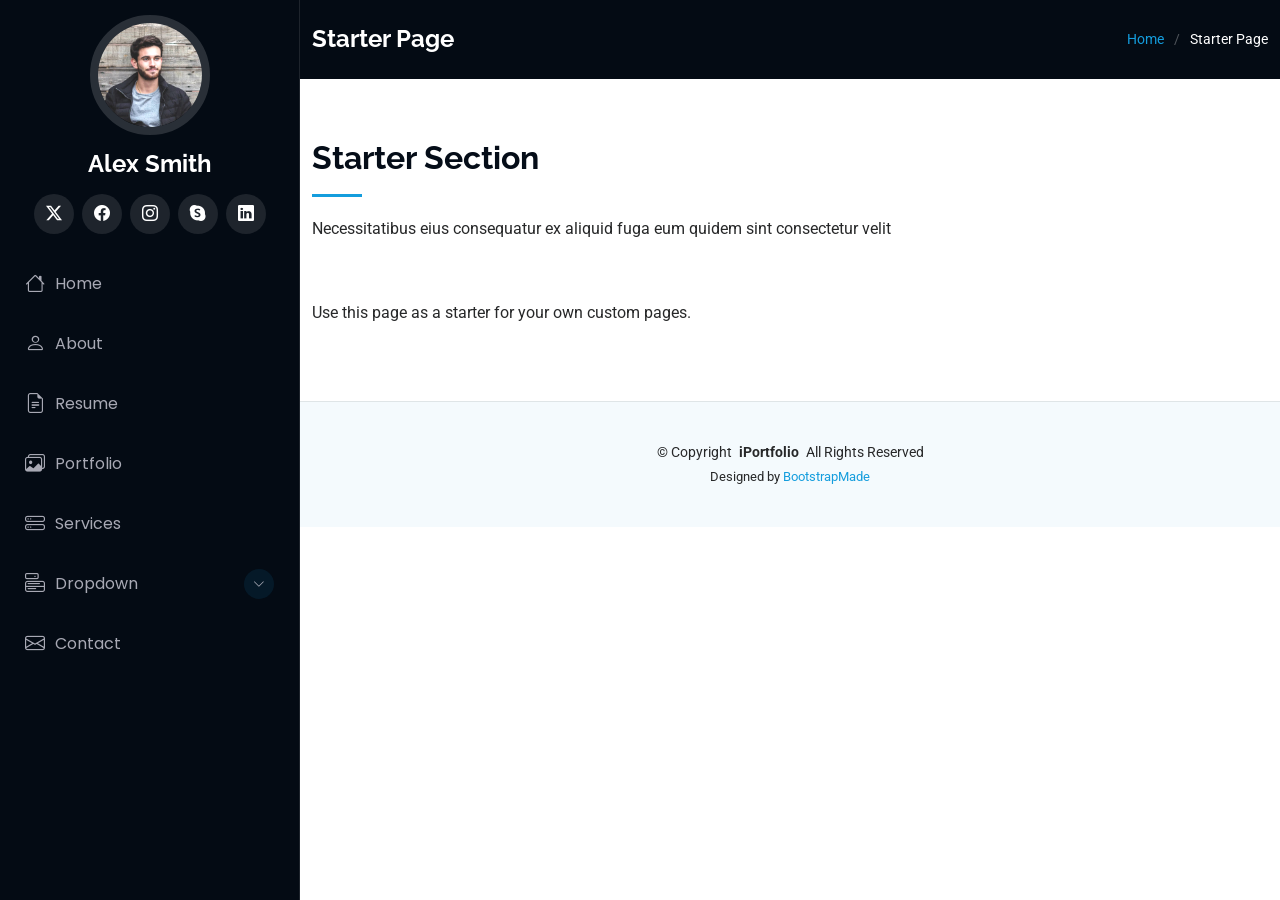
<file: starter-page.html>
<!DOCTYPE html>
<html lang="en">

<head>
  <meta charset="utf-8">
  <meta content="width=device-width, initial-scale=1.0" name="viewport">
  <title>Starter Page - iPortfolio Bootstrap Template</title>
  <meta content="" name="description">
  <meta content="" name="keywords">

  <!-- Favicons -->
  <link href="assets/img/favicon.png" rel="icon">
  <link href="assets/img/apple-touch-icon.png" rel="apple-touch-icon">

  <!-- Fonts -->
  <link href="https://fonts.googleapis.com" rel="preconnect">
  <link href="https://fonts.gstatic.com" rel="preconnect" crossorigin>
  <link href="https://fonts.googleapis.com/css2?family=Roboto:ital,wght@0,100;0,300;0,400;0,500;0,700;0,900;1,100;1,300;1,400;1,500;1,700;1,900&family=Poppins:ital,wght@0,100;0,200;0,300;0,400;0,500;0,600;0,700;0,800;0,900;1,100;1,200;1,300;1,400;1,500;1,600;1,700;1,800;1,900&family=Raleway:ital,wght@0,100;0,200;0,300;0,400;0,500;0,600;0,700;0,800;0,900;1,100;1,200;1,300;1,400;1,500;1,600;1,700;1,800;1,900&display=swap" rel="stylesheet">

  <!-- Vendor CSS Files -->
  <link href="assets/vendor/bootstrap/css/bootstrap.min.css" rel="stylesheet">
  <link href="assets/vendor/bootstrap-icons/bootstrap-icons.css" rel="stylesheet">
  <link href="assets/vendor/aos/aos.css" rel="stylesheet">
  <link href="assets/vendor/glightbox/css/glightbox.min.css" rel="stylesheet">
  <link href="assets/vendor/swiper/swiper-bundle.min.css" rel="stylesheet">

  <!-- Main CSS File -->
  <link href="assets/css/main.css" rel="stylesheet">

  <!-- =======================================================
  * Template Name: iPortfolio
  * Template URL: https://bootstrapmade.com/iportfolio-bootstrap-portfolio-websites-template/
  * Updated: Jun 29 2024 with Bootstrap v5.3.3
  * Author: BootstrapMade.com
  * License: https://bootstrapmade.com/license/
  ======================================================== -->
</head>

<body class="starter-page-page">

  <header id="header" class="header dark-background d-flex flex-column">
    <i class="header-toggle d-xl-none bi bi-list"></i>

    <div class="profile-img">
      <img src="assets/img/my-profile-img.jpg" alt="" class="img-fluid rounded-circle">
    </div>

    <a href="index.html" class="logo d-flex align-items-center justify-content-center">
      <!-- Uncomment the line below if you also wish to use an image logo -->
      <!-- <img src="assets/img/logo.png" alt=""> -->
      <h1 class="sitename">Alex Smith</h1>
    </a>

    <div class="social-links text-center">
      <a href="#" class="twitter"><i class="bi bi-twitter-x"></i></a>
      <a href="#" class="facebook"><i class="bi bi-facebook"></i></a>
      <a href="#" class="instagram"><i class="bi bi-instagram"></i></a>
      <a href="#" class="google-plus"><i class="bi bi-skype"></i></a>
      <a href="#" class="linkedin"><i class="bi bi-linkedin"></i></a>
    </div>

    <nav id="navmenu" class="navmenu">
      <ul>
        <li><a href="#hero"><i class="bi bi-house navicon"></i>Home</a></li>
        <li><a href="#about"><i class="bi bi-person navicon"></i> About</a></li>
        <li><a href="#resume"><i class="bi bi-file-earmark-text navicon"></i> Resume</a></li>
        <li><a href="#portfolio"><i class="bi bi-images navicon"></i> Portfolio</a></li>
        <li><a href="#services"><i class="bi bi-hdd-stack navicon"></i> Services</a></li>
        <li class="dropdown"><a href="#"><i class="bi bi-menu-button navicon"></i> <span>Dropdown</span> <i class="bi bi-chevron-down toggle-dropdown"></i></a>
          <ul>
            <li><a href="#">Dropdown 1</a></li>
            <li class="dropdown"><a href="#"><span>Deep Dropdown</span> <i class="bi bi-chevron-down toggle-dropdown"></i></a>
              <ul>
                <li><a href="#">Deep Dropdown 1</a></li>
                <li><a href="#">Deep Dropdown 2</a></li>
                <li><a href="#">Deep Dropdown 3</a></li>
                <li><a href="#">Deep Dropdown 4</a></li>
                <li><a href="#">Deep Dropdown 5</a></li>
              </ul>
            </li>
            <li><a href="#">Dropdown 2</a></li>
            <li><a href="#">Dropdown 3</a></li>
            <li><a href="#">Dropdown 4</a></li>
          </ul>
        </li>
        <li><a href="#contact"><i class="bi bi-envelope navicon"></i> Contact</a></li>
      </ul>
    </nav>

  </header>

  <main class="main">

    <!-- Page Title -->
    <div class="page-title dark-background">
      <div class="container d-lg-flex justify-content-between align-items-center">
        <h1 class="mb-2 mb-lg-0">Starter Page</h1>
        <nav class="breadcrumbs">
          <ol>
            <li><a href="index.html">Home</a></li>
            <li class="current">Starter Page</li>
          </ol>
        </nav>
      </div>
    </div><!-- End Page Title -->

    <!-- Starter Section Section -->
    <section id="starter-section" class="starter-section section">

      <!-- Section Title -->
      <div class="container section-title" data-aos="fade-up">
        <h2>Starter Section</h2>
        <p>Necessitatibus eius consequatur ex aliquid fuga eum quidem sint consectetur velit</p>
      </div><!-- End Section Title -->

      <div class="container" data-aos="fade-up">
        <p>Use this page as a starter for your own custom pages.</p>
      </div>

    </section><!-- /Starter Section Section -->

  </main>

  <footer id="footer" class="footer position-relative light-background">

    <div class="container">
      <div class="copyright text-center ">
        <p>© <span>Copyright</span> <strong class="px-1 sitename">iPortfolio</strong> <span>All Rights Reserved</span></p>
      </div>
      <div class="credits">
        <!-- All the links in the footer should remain intact. -->
        <!-- You can delete the links only if you've purchased the pro version. -->
        <!-- Licensing information: https://bootstrapmade.com/license/ -->
        <!-- Purchase the pro version with working PHP/AJAX contact form: [buy-url] -->
        Designed by <a href="https://bootstrapmade.com/">BootstrapMade</a>
      </div>
    </div>

  </footer>

  <!-- Scroll Top -->
  <a href="#" id="scroll-top" class="scroll-top d-flex align-items-center justify-content-center"><i class="bi bi-arrow-up-short"></i></a>

  <!-- Preloader -->
  <div id="preloader"></div>

  <!-- Vendor JS Files -->
  <script src="assets/vendor/bootstrap/js/bootstrap.bundle.min.js"></script>
  <script src="assets/vendor/php-email-form/validate.js"></script>
  <script src="assets/vendor/aos/aos.js"></script>
  <script src="assets/vendor/typed.js/typed.umd.js"></script>
  <script src="assets/vendor/purecounter/purecounter_vanilla.js"></script>
  <script src="assets/vendor/waypoints/noframework.waypoints.js"></script>
  <script src="assets/vendor/glightbox/js/glightbox.min.js"></script>
  <script src="assets/vendor/imagesloaded/imagesloaded.pkgd.min.js"></script>
  <script src="assets/vendor/isotope-layout/isotope.pkgd.min.js"></script>
  <script src="assets/vendor/swiper/swiper-bundle.min.js"></script>

  <!-- Main JS File -->
  <script src="assets/js/main.js"></script>

</body>

</html>
</file>
<file: assets/css/main.css>
/**
* Template Name: iPortfolio
* Template URL: https://bootstrapmade.com/iportfolio-bootstrap-portfolio-websites-template/
* Updated: Jun 29 2024 with Bootstrap v5.3.3
* Author: BootstrapMade.com
* License: https://bootstrapmade.com/license/
*/

/*--------------------------------------------------------------
# Font & Color Variables
# Help: https://bootstrapmade.com/color-system/
--------------------------------------------------------------*/
/* Fonts */
:root {
  --default-font: "Roboto",  system-ui, -apple-system, "Segoe UI", Roboto, "Helvetica Neue", Arial, "Noto Sans", "Liberation Sans", sans-serif, "Apple Color Emoji", "Segoe UI Emoji", "Segoe UI Symbol", "Noto Color Emoji";
  --heading-font: "Raleway",  sans-serif;
  --nav-font: "Poppins",  sans-serif;
}

/* Global Colors - The following color variables are used throughout the website. Updating them here will change the color scheme of the entire website */
:root { 
  --background-color: #ffffff; /* Background color for the entire website, including individual sections */
  --default-color: #272829; /* Default color used for the majority of the text content across the entire website */
  --heading-color: #050d18; /* Color for headings, subheadings and title throughout the website */
  --accent-color: #149ddd; /* Accent color that represents your brand on the website. It's used for buttons, links, and other elements that need to stand out */
  --surface-color: #ffffff; /* The surface color is used as a background of boxed elements within sections, such as cards, icon boxes, or other elements that require a visual separation from the global background. */
  --contrast-color: #ffffff; /* Contrast color for text, ensuring readability against backgrounds of accent, heading, or default colors. */
}

/* Nav Menu Colors - The following color variables are used specifically for the navigation menu. They are separate from the global colors to allow for more customization options */
:root {
  --nav-color: #a8a9b4;  /* The default color of the main navmenu links */
  --nav-hover-color: #ffffff; /* Applied to main navmenu links when they are hovered over or active */
  --nav-mobile-background-color: #040b14; /* Used as the background color for mobile navigation menu */
  --nav-dropdown-background-color: #040b14; /* Used as the background color for dropdown items that appear when hovering over primary navigation items */
  --nav-dropdown-color: #a8a9b4; /* Used for navigation links of the dropdown items in the navigation menu. */
  --nav-dropdown-hover-color: #ffffff; /* Similar to --nav-hover-color, this color is applied to dropdown navigation links when they are hovered over. */
}

/* Color Presets - These classes override global colors when applied to any section or element, providing reuse of the sam color scheme. */

.light-background {
  --background-color: #f4fafd;
  --surface-color: #ffffff;
}

.dark-background {
  --background-color: #040b14;
  --default-color: #ffffff;
  --heading-color: #ffffff;
  --surface-color: #151f2b;
  --contrast-color: #ffffff;
}

/* Smooth scroll */
:root {
  scroll-behavior: smooth;
}

/*--------------------------------------------------------------
# General Styling & Shared Classes
--------------------------------------------------------------*/
body {
  color: var(--default-color);
  background-color: var(--background-color);
  font-family: var(--default-font);
}

a {
  color: var(--accent-color);
  text-decoration: none;
  transition: 0.3s;
}

a:hover {
  color: color-mix(in srgb, var(--accent-color), transparent 25%);
  text-decoration: none;
}

h1,
h2,
h3,
h4,
h5,
h6 {
  color: var(--heading-color);
  font-family: var(--heading-font);
}

/* PHP Email Form Messages
------------------------------*/
.php-email-form .error-message {
  display: none;
  background: #df1529;
  color: #ffffff;
  text-align: left;
  padding: 15px;
  margin-bottom: 24px;
  font-weight: 600;
}

.php-email-form .sent-message {
  display: none;
  color: #ffffff;
  background: #059652;
  text-align: center;
  padding: 15px;
  margin-bottom: 24px;
  font-weight: 600;
}

.php-email-form .loading {
  display: none;
  background: var(--surface-color);
  text-align: center;
  padding: 15px;
  margin-bottom: 24px;
}

.php-email-form .loading:before {
  content: "";
  display: inline-block;
  border-radius: 50%;
  width: 24px;
  height: 24px;
  margin: 0 10px -6px 0;
  border: 3px solid var(--accent-color);
  border-top-color: var(--surface-color);
  animation: php-email-form-loading 1s linear infinite;
}

@keyframes php-email-form-loading {
  0% {
    transform: rotate(0deg);
  }

  100% {
    transform: rotate(360deg);
  }
}

/*--------------------------------------------------------------
# Global Header
--------------------------------------------------------------*/
.header {
  color: var(--default-color);
  background-color: var(--background-color);
  position: fixed;
  top: 0;
  left: 0;
  bottom: 0;
  padding: 0 15px;
  width: 300px;
  transition: all ease-in-out 0.3s;
  overflow-y: auto;
  z-index: 997;
  border-right: 1px solid color-mix(in srgb, var(--default-color), transparent 90%);
}

.header .profile-img img {
  margin: 15px auto;
  display: block;
  width: 120px;
  border: 8px solid color-mix(in srgb, var(--default-color), transparent 85%);
}

.header .logo {
  line-height: 1;
  margin-bottom: 15px;
}

.header .logo img {
  max-height: 32px;
  margin-right: 8px;
}

.header .logo h1 {
  font-size: 24px;
  margin: 0;
  font-weight: 700;
  color: var(--heading-color);
}

.header .social-links {
  margin: 0 0 20px 0;
}

.header .social-links a {
  font-size: 16px;
  display: inline-flex;
  align-items: center;
  justify-content: center;
  background: color-mix(in srgb, var(--default-color), transparent 90%);
  color: var(--default-color);
  margin: 0 2px;
  border-radius: 50%;
  text-align: center;
  width: 40px;
  height: 40px;
  transition: 0.3s;
}

.header .social-links a:hover {
  color: var(--contrast-color);
  background: var(--accent-color);
}

@media (min-width: 1200px) {

  .header~main,
  .header~#footer {
    margin-left: 300px;
  }
}

@media (max-width: 1199px) {
  .header {
    left: -100%;
  }
}

.header.header-show {
  left: 0;
}

.header .header-toggle {
  color: var(--contrast-color);
  background-color: var(--accent-color);
  font-size: 22px;
  display: flex;
  align-items: center;
  justify-content: center;
  width: 40px;
  height: 40px;
  border-radius: 50%;
  cursor: pointer;
  position: fixed;
  top: 15px;
  right: 15px;
  z-index: 9999;
  transition: background-color 0.3s;
}

.header .header-toggle:hover {
  color: var(--contrast-color);
  background-color: color-mix(in srgb, var(--accent-color) 90%, white 15%);
}

/*--------------------------------------------------------------
# Navigation Menu
--------------------------------------------------------------*/
.mobile-nav-toggle {
  display: none;
}

.navmenu {
  padding: 0;
  z-index: 9997;
}

.navmenu ul {
  list-style: none;
  padding: 0 0 20px 0;
  margin: 0;
}

.navmenu a,
.navmenu a:focus {
  color: var(--nav-color);
  padding: 15px 10px;
  font-family: var(--nav-font);
  font-size: 16px;
  font-weight: 400;
  display: flex;
  align-items: center;
  white-space: nowrap;
  transition: 0.3s;
  width: 100%;
}

.navmenu a .navicon,
.navmenu a:focus .navicon {
  font-size: 20px;
  margin-right: 10px;
}

.navmenu a .toggle-dropdown,
.navmenu a:focus .toggle-dropdown {
  font-size: 12px;
  line-height: 0;
  margin-left: auto;
  width: 30px;
  height: 30px;
  display: flex;
  align-items: center;
  justify-content: center;
  border-radius: 50%;
  transition: 0.3s;
  flex-shrink: 0;
  background-color: color-mix(in srgb, var(--accent-color), transparent 90%);
}

.navmenu a .toggle-dropdown:hover,
.navmenu a:focus .toggle-dropdown:hover {
  background-color: var(--accent-color);
  color: var(--contrast-color);
}

.navmenu a:hover,
.navmenu .active,
.navmenu .active:focus {
  color: var(--nav-hover-color);
}

.navmenu a:hover .navicon,
.navmenu .active .navicon,
.navmenu .active:focus .navicon {
  color: var(--accent-color);
}

.navmenu .active .toggle-dropdown,
.navmenu .active:focus .toggle-dropdown {
  background-color: var(--accent-color);
  color: var(--contrast-color);
  transform: rotate(180deg);
}

.navmenu .dropdown {
  display: block;
}

.navmenu .dropdown a,
.navmenu .dropdown a:focus {
  color: --nav-dropdown-color;
}

.navmenu .dropdown a:hover,
.navmenu .dropdown .active,
.navmenu .dropdown .active:focus {
  color: var(--nav-dropdown-hover-color);
}

.navmenu .dropdown ul {
  position: static;
  display: none;
  z-index: 99;
  padding: 5px 10px;
  margin: 5px 10px;
  background-color: var(--nav-dropdown-background-color);
  border: 1px solid color-mix(in srgb, var(--default-color), transparent 90%);
  box-shadow: none;
  transition: all 0.5s ease-in-out;
}

.navmenu .dropdown ul ul {
  background-color: rgba(33, 37, 41, 0.1);
}

.navmenu .dropdown>.dropdown-active {
  display: block;
  background-color: rgba(33, 37, 41, 0.03);
}

/*--------------------------------------------------------------
# Global Footer
--------------------------------------------------------------*/
.footer {
  color: var(--default-color);
  background-color: var(--background-color);
  font-size: 14px;
  padding: 40px 0;
  position: relative;
  border-top: 1px solid color-mix(in srgb, var(--default-color), transparent 90%);
}

.footer .copyright p {
  margin-bottom: 0;
}

.footer .credits {
  margin-top: 4px;
  font-size: 13px;
  text-align: center;
}

/*--------------------------------------------------------------
# Preloader
--------------------------------------------------------------*/
#preloader {
  position: fixed;
  inset: 0;
  z-index: 999999;
  overflow: hidden;
  background: var(--background-color);
  transition: all 0.6s ease-out;
}

#preloader:before {
  content: "";
  position: fixed;
  top: calc(50% - 30px);
  left: calc(50% - 30px);
  border: 6px solid #ffffff;
  border-color: var(--accent-color) transparent var(--accent-color) transparent;
  border-radius: 50%;
  width: 60px;
  height: 60px;
  animation: animate-preloader 1.5s linear infinite;
}

@keyframes animate-preloader {
  0% {
    transform: rotate(0deg);
  }

  100% {
    transform: rotate(360deg);
  }
}

/*--------------------------------------------------------------
# Scroll Top Button
--------------------------------------------------------------*/
.scroll-top {
  position: fixed;
  visibility: hidden;
  opacity: 0;
  right: 15px;
  bottom: -15px;
  z-index: 99999;
  background-color: var(--accent-color);
  width: 44px;
  height: 44px;
  border-radius: 50px;
  transition: all 0.4s;
}

.scroll-top i {
  font-size: 24px;
  color: var(--contrast-color);
  line-height: 0;
}

.scroll-top:hover {
  background-color: color-mix(in srgb, var(--accent-color), transparent 20%);
  color: var(--contrast-color);
}

.scroll-top.active {
  visibility: visible;
  opacity: 1;
  bottom: 15px;
}

/*--------------------------------------------------------------
# Disable aos animation delay on mobile devices
--------------------------------------------------------------*/
@media screen and (max-width: 768px) {
  [data-aos-delay] {
    transition-delay: 0 !important;
  }
}

/*--------------------------------------------------------------
# Global Page Titles & Breadcrumbs
--------------------------------------------------------------*/
.page-title {
  color: var(--default-color);
  background-color: var(--background-color);
  padding: 25px 0;
  position: relative;
}

.page-title h1 {
  font-size: 24px;
  font-weight: 700;
}

.page-title .breadcrumbs ol {
  display: flex;
  flex-wrap: wrap;
  list-style: none;
  padding: 0;
  margin: 0;
  font-size: 14px;
  font-weight: 400;
}

.page-title .breadcrumbs ol li+li {
  padding-left: 10px;
}

.page-title .breadcrumbs ol li+li::before {
  content: "/";
  display: inline-block;
  padding-right: 10px;
  color: color-mix(in srgb, var(--default-color), transparent 70%);
}

/*--------------------------------------------------------------
# Global Sections
--------------------------------------------------------------*/
section,
.section {
  color: var(--default-color);
  background-color: var(--background-color);
  padding: 60px 0;
  overflow: clip;
}

/*--------------------------------------------------------------
# Global Section Titles
--------------------------------------------------------------*/
.section-title {
  padding-bottom: 60px;
  position: relative;
}

.section-title h2 {
  font-size: 32px;
  font-weight: 700;
  margin-bottom: 20px;
  padding-bottom: 20px;
  position: relative;
}

.section-title h2:after {
  content: "";
  position: absolute;
  display: block;
  width: 50px;
  height: 3px;
  background: var(--accent-color);
  left: 0;
  bottom: 0;
}

.section-title p {
  margin-bottom: 0;
}

/*--------------------------------------------------------------
# Hero Section
--------------------------------------------------------------*/
.hero {
  width: 100%;
  min-height: 100vh;
  position: relative;
  padding: 80px 0;
  display: flex;
  align-items: center;
  justify-content: center;
}

.hero img {
  position: absolute;
  inset: 0;
  display: block;
  width: 100%;
  height: 100%;
  object-fit: cover;
  z-index: 1;
}

.hero:before {
  content: "";
  background: color-mix(in srgb, var(--background-color), transparent 70%);
  position: absolute;
  inset: 0;
  z-index: 2;
}

.hero .container {
  position: relative;
  z-index: 3;
}

.hero h2 {
  margin: 0;
  font-size: 64px;
  font-weight: 700;
}

.hero p {
  margin: 5px 0 0 0;
  font-size: 26px;
}

.hero p span {
  letter-spacing: 1px;
  border-bottom: 2px solid var(--accent-color);
}

.hero .social-links {
  margin-top: 25px;
}

.hero .social-links a {
  font-size: 24px;
  display: inline-block;
  color: color-mix(in srgb, var(--default-color), transparent 50%);
  line-height: 1;
  margin-right: 20px;
  transition: 0.3s;
}

.hero .social-links a:hover {
  color: var(--accent-color);
}

@media (max-width: 768px) {
  .hero h2 {
    font-size: 32px;
  }

  .hero p {
    font-size: 20px;
  }
}

/*--------------------------------------------------------------
# About Section
--------------------------------------------------------------*/
.about .content h2 {
  font-weight: 700;
  font-size: 24px;
}

.about .content ul {
  list-style: none;
  padding: 0;
}

.about .content ul li {
  margin-bottom: 20px;
  display: flex;
  align-items: center;
}

.about .content ul strong {
  margin-right: 10px;
}

.about .content ul i {
  font-size: 16px;
  margin-right: 5px;
  color: var(--accent-color);
  line-height: 0;
}

/*--------------------------------------------------------------
# Stats Section
--------------------------------------------------------------*/
.stats .stats-item {
  padding: 30px;
  width: 100%;
}

.stats .stats-item i {
  color: var(--accent-color);
  display: block;
  font-size: 44px;
  float: left;
  line-height: 0;
}

.stats .stats-item .purecounter {
  color: var(--heading-color);
  font-size: 48px;
  line-height: 40px;
  display: block;
  font-weight: 700;
  margin-left: 60px;
}

.stats .stats-item p {
  color: color-mix(in srgb, var(--default-color), transparent 40%);
  padding: 15px 0 0 0;
  margin: 0 0 0 60px;
  font-family: var(--heading-font);
  font-size: 14px;
}

/*--------------------------------------------------------------
# Skills Section
--------------------------------------------------------------*/
.skills .progress {
  height: 60px;
  display: block;
  background: none;
  border-radius: 0;
}

.skills .progress .skill {
  color: var(--heading-color);
  padding: 0;
  margin: 0 0 6px 0;
  text-transform: uppercase;
  display: block;
  font-weight: 600;
  font-family: var(--heading-font);
}

.skills .progress .skill .val {
  float: right;
  font-style: normal;
}

.skills .progress-bar-wrap {
  background: color-mix(in srgb, var(--default-color), transparent 90%);
  height: 10px;
}

.skills .progress-bar {
  width: 1px;
  height: 10px;
  transition: 0.9s;
  background-color: var(--accent-color);
}

/*--------------------------------------------------------------
# Resume Section
--------------------------------------------------------------*/
.resume .resume-title {
  color: var(--heading-color);
  font-size: 26px;
  font-weight: 700;
  margin-top: 20px;
  margin-bottom: 20px;
}

.resume .resume-item {
  padding: 0 0 20px 20px;
  margin-top: -2px;
  border-left: 2px solid var(--accent-color);
  position: relative;
}

.resume .resume-item h4 {
  line-height: 18px;
  font-size: 18px;
  font-weight: 600;
  text-transform: uppercase;
  color: color-mix(in srgb, var(--default-color), transparent 20%);
  margin-bottom: 10px;
}

.resume .resume-item h5 {
  font-size: 16px;
  padding: 5px 15px;
  display: inline-block;
  font-weight: 600;
  margin-bottom: 10px;
}

.resume .resume-item ul {
  padding-left: 20px;
}

.resume .resume-item ul li {
  padding-bottom: 10px;
}

.resume .resume-item:last-child {
  padding-bottom: 0;
}

.resume .resume-item::before {
  content: "";
  position: absolute;
  width: 16px;
  height: 16px;
  border-radius: 50px;
  left: -9px;
  top: 0;
  background: var(--background-color);
  border: 2px solid var(--accent-color);
}

/*--------------------------------------------------------------
# Portfolio Section
--------------------------------------------------------------*/
.portfolio .portfolio-filters {
  padding: 0;
  margin: 0 auto 20px auto;
  list-style: none;
  text-align: center;
}

.portfolio .portfolio-filters li {
  cursor: pointer;
  display: inline-block;
  padding: 0;
  font-size: 14px;
  font-weight: 400;
  margin: 0 10px;
  line-height: 1;
  text-transform: uppercase;
  margin-bottom: 10px;
  transition: all 0.3s ease-in-out;
}

.portfolio .portfolio-filters li:hover,
.portfolio .portfolio-filters li.filter-active {
  color: var(--accent-color);
}

.portfolio .portfolio-filters li:first-child {
  margin-left: 0;
}

.portfolio .portfolio-filters li:last-child {
  margin-right: 0;
}

@media (max-width: 575px) {
  .portfolio .portfolio-filters li {
    font-size: 14px;
    margin: 0 5px;
  }
}

.portfolio .portfolio-content {
  position: relative;
  overflow: hidden;
}

.portfolio .portfolio-content img {
  transition: 0.3s;
}

.portfolio .portfolio-content .portfolio-info {
  opacity: 0;
  position: absolute;
  inset: 0;
  z-index: 3;
  transition: all ease-in-out 0.3s;
  background: rgba(0, 0, 0, 0.6);
  padding: 15px;
}

.portfolio .portfolio-content .portfolio-info h4 {
  font-size: 14px;
  padding: 5px 10px;
  font-weight: 400;
  color: #ffffff;
  display: inline-block;
  background-color: var(--accent-color);
}

.portfolio .portfolio-content .portfolio-info p {
  position: absolute;
  bottom: 10px;
  text-align: center;
  display: inline-block;
  left: 0;
  right: 0;
  font-size: 16px;
  font-weight: 600;
  color: rgba(255, 255, 255, 0.8);
}

.portfolio .portfolio-content .portfolio-info .preview-link,
.portfolio .portfolio-content .portfolio-info .details-link {
  position: absolute;
  left: calc(50% - 40px);
  font-size: 26px;
  top: calc(50% - 14px);
  color: #fff;
  transition: 0.3s;
  line-height: 1.2;
}

.portfolio .portfolio-content .portfolio-info .preview-link:hover,
.portfolio .portfolio-content .portfolio-info .details-link:hover {
  color: var(--accent-color);
}

.portfolio .portfolio-content .portfolio-info .details-link {
  left: 50%;
  font-size: 34px;
  line-height: 0;
}

.portfolio .portfolio-content:hover .portfolio-info {
  opacity: 1;
}

.portfolio .portfolio-content:hover img {
  transform: scale(1.1);
}

/*--------------------------------------------------------------
# Services Section
--------------------------------------------------------------*/
.services .service-item {
  position: relative;
}

.services .service-item .icon {
  background: var(--accent-color);
  display: flex;
  align-items: center;
  justify-content: center;
  width: 54px;
  height: 54px;
  border-radius: 50%;
  transition: 0.5s;
  border: 1px solid var(--accent-color);
  margin-right: 20px;
}

.services .service-item .icon i {
  color: var(--contrast-color);
  font-size: 24px;
  line-height: 0;
}

.services .service-item:hover .icon {
  background: var(--surface-color);
}

.services .service-item:hover .icon i {
  color: var(--accent-color);
}

.services .service-item .title {
  font-weight: 700;
  margin-bottom: 15px;
  font-size: 18px;
}

.services .service-item .title a {
  color: var(--heading-color);
}

.services .service-item .title a:hover {
  color: var(--accent-color);
}

.services .service-item .description {
  line-height: 24px;
  font-size: 14px;
}

/*--------------------------------------------------------------
# Testimonials Section
--------------------------------------------------------------*/
.testimonials .testimonials-carousel,
.testimonials .testimonials-slider {
  overflow: hidden;
}

.testimonials .testimonial-item {
  box-sizing: content-box;
  text-align: center;
  min-height: 320px;
}

.testimonials .testimonial-item .testimonial-img {
  width: 90px;
  border-radius: 50%;
  margin: 0 auto;
}

.testimonials .testimonial-item h3 {
  font-size: 18px;
  font-weight: bold;
  margin: 10px 0 5px 0;
}

.testimonials .testimonial-item h4 {
  font-size: 14px;
  color: color-mix(in srgb, var(--default-color), transparent 20%);
  margin: 0;
}

.testimonials .testimonial-item .quote-icon-left,
.testimonials .testimonial-item .quote-icon-right {
  color: color-mix(in srgb, var(--accent-color), transparent 40%);
  font-size: 26px;
  line-height: 0;
}

.testimonials .testimonial-item .quote-icon-left {
  display: inline-block;
  left: -5px;
  position: relative;
}

.testimonials .testimonial-item .quote-icon-right {
  display: inline-block;
  right: -5px;
  position: relative;
  top: 10px;
  transform: scale(-1, -1);
}

.testimonials .testimonial-item p {
  font-style: italic;
  margin: 0 15px 15px 15px;
  padding: 20px;
  background-color: var(--surface-color);
  position: relative;
  margin-bottom: 35px;
  border-radius: 6px;
  box-shadow: 0px 2px 15px rgba(0, 0, 0, 0.1);
}

.testimonials .testimonial-item p::after {
  content: "";
  width: 0;
  height: 0;
  border-top: 20px solid var(--surface-color);
  border-right: 20px solid transparent;
  border-left: 20px solid transparent;
  position: absolute;
  bottom: -20px;
  left: calc(50% - 20px);
}

.testimonials .swiper-wrapper {
  height: auto;
}

.testimonials .swiper-pagination {
  margin-top: 40px;
  position: relative;
}

.testimonials .swiper-pagination .swiper-pagination-bullet {
  width: 12px;
  height: 12px;
  background-color: var(--background-color);
  opacity: 1;
  border: 1px solid var(--accent-color);
}

.testimonials .swiper-pagination .swiper-pagination-bullet-active {
  background-color: var(--accent-color);
}

/*--------------------------------------------------------------
# Contact Section
--------------------------------------------------------------*/
.contact .info-wrap {
  background-color: var(--surface-color);
  box-shadow: 0px 0px 20px rgba(0, 0, 0, 0.1);
  padding: 30px;
}

@media (max-width: 575px) {
  .contact .info-wrap {
    padding: 20px;
  }
}

.contact .info-item {
  margin-bottom: 40px;
}

.contact .info-item i {
  font-size: 20px;
  color: var(--accent-color);
  background: color-mix(in srgb, var(--accent-color), transparent 92%);
  width: 44px;
  height: 44px;
  display: flex;
  justify-content: center;
  align-items: center;
  border-radius: 50px;
  transition: all 0.3s ease-in-out;
  margin-right: 15px;
}

.contact .info-item h3 {
  padding: 0;
  font-size: 18px;
  font-weight: 700;
  margin-bottom: 5px;
}

.contact .info-item p {
  padding: 0;
  margin-bottom: 0;
  font-size: 14px;
}

.contact .info-item:hover i {
  background: var(--accent-color);
  color: var(--contrast-color);
}

.contact .php-email-form {
  background-color: var(--surface-color);
  height: 100%;
  padding: 30px;
  box-shadow: 0px 0px 20px rgba(0, 0, 0, 0.1);
}

@media (max-width: 575px) {
  .contact .php-email-form {
    padding: 20px;
  }
}

.contact .php-email-form input[type=text],
.contact .php-email-form input[type=email],
.contact .php-email-form textarea {
  font-size: 14px;
  padding: 10px 15px;
  box-shadow: none;
  border-radius: 0;
  color: var(--default-color);
  background-color: var(--surface-color);
  border-color: color-mix(in srgb, var(--default-color), transparent 80%);
}

.contact .php-email-form input[type=text]:focus,
.contact .php-email-form input[type=email]:focus,
.contact .php-email-form textarea:focus {
  border-color: var(--accent-color);
}

.contact .php-email-form input[type=text]::placeholder,
.contact .php-email-form input[type=email]::placeholder,
.contact .php-email-form textarea::placeholder {
  color: color-mix(in srgb, var(--default-color), transparent 70%);
}

.contact .php-email-form button[type=submit] {
  color: var(--contrast-color);
  background: var(--accent-color);
  border: 0;
  padding: 10px 30px;
  transition: 0.4s;
  border-radius: 50px;
}

.contact .php-email-form button[type=submit]:hover {
  background: color-mix(in srgb, var(--accent-color), transparent 25%);
}

/*--------------------------------------------------------------
# Portfolio Details Section
--------------------------------------------------------------*/
.portfolio-details .portfolio-details-slider img {
  width: 100%;
}

.portfolio-details .portfolio-details-slider .swiper-pagination {
  margin-top: 20px;
  position: relative;
}

.portfolio-details .portfolio-details-slider .swiper-pagination .swiper-pagination-bullet {
  width: 12px;
  height: 12px;
  background-color: color-mix(in srgb, var(--default-color), transparent 85%);
  opacity: 1;
}

.portfolio-details .portfolio-details-slider .swiper-pagination .swiper-pagination-bullet-active {
  background-color: var(--accent-color);
}

.portfolio-details .portfolio-info {
  padding: 30px;
  box-shadow: 0px 0 30px rgba(0, 0, 0, 0.1);
}

.portfolio-details .portfolio-info h3 {
  font-size: 22px;
  font-weight: 700;
  margin-bottom: 20px;
  padding-bottom: 20px;
  border-bottom: 1px solid color-mix(in srgb, var(--default-color), transparent 85%);
}

.portfolio-details .portfolio-info ul {
  list-style: none;
  padding: 0;
  font-size: 15px;
}

.portfolio-details .portfolio-info ul li+li {
  margin-top: 10px;
}

.portfolio-details .portfolio-description {
  padding-top: 30px;
}

.portfolio-details .portfolio-description h2 {
  font-size: 26px;
  font-weight: 700;
  margin-bottom: 20px;
}

.portfolio-details .portfolio-description p {
  padding: 0;
  color: color-mix(in srgb, var(--default-color), transparent 30%);
}

/*--------------------------------------------------------------
# Service Details Section
--------------------------------------------------------------*/
.service-details .services-list {
  padding: 10px 30px;
  border: 1px solid color-mix(in srgb, var(--default-color), transparent 90%);
  margin-bottom: 20px;
}

.service-details .services-list a {
  display: block;
  line-height: 1;
  padding: 8px 0 8px 15px;
  border-left: 3px solid color-mix(in srgb, var(--default-color), transparent 70%);
  margin: 20px 0;
  color: color-mix(in srgb, var(--default-color), transparent 20%);
  transition: 0.3s;
}

.service-details .services-list a.active {
  color: var(--heading-color);
  font-weight: 700;
  border-color: var(--accent-color);
}

.service-details .services-list a:hover {
  border-color: var(--accent-color);
}

.service-details .services-img {
  margin-bottom: 20px;
}

.service-details h3 {
  font-size: 26px;
  font-weight: 700;
}

.service-details h4 {
  font-size: 20px;
  font-weight: 700;
}

.service-details p {
  font-size: 15px;
}

.service-details ul {
  list-style: none;
  padding: 0;
  font-size: 15px;
}

.service-details ul li {
  padding: 5px 0;
  display: flex;
  align-items: center;
}

.service-details ul i {
  font-size: 20px;
  margin-right: 8px;
  color: var(--accent-color);
}

/*--------------------------------------------------------------
# Starter Section Section
--------------------------------------------------------------*/
.starter-section {
  /* Add your styles here */
}
</file>
